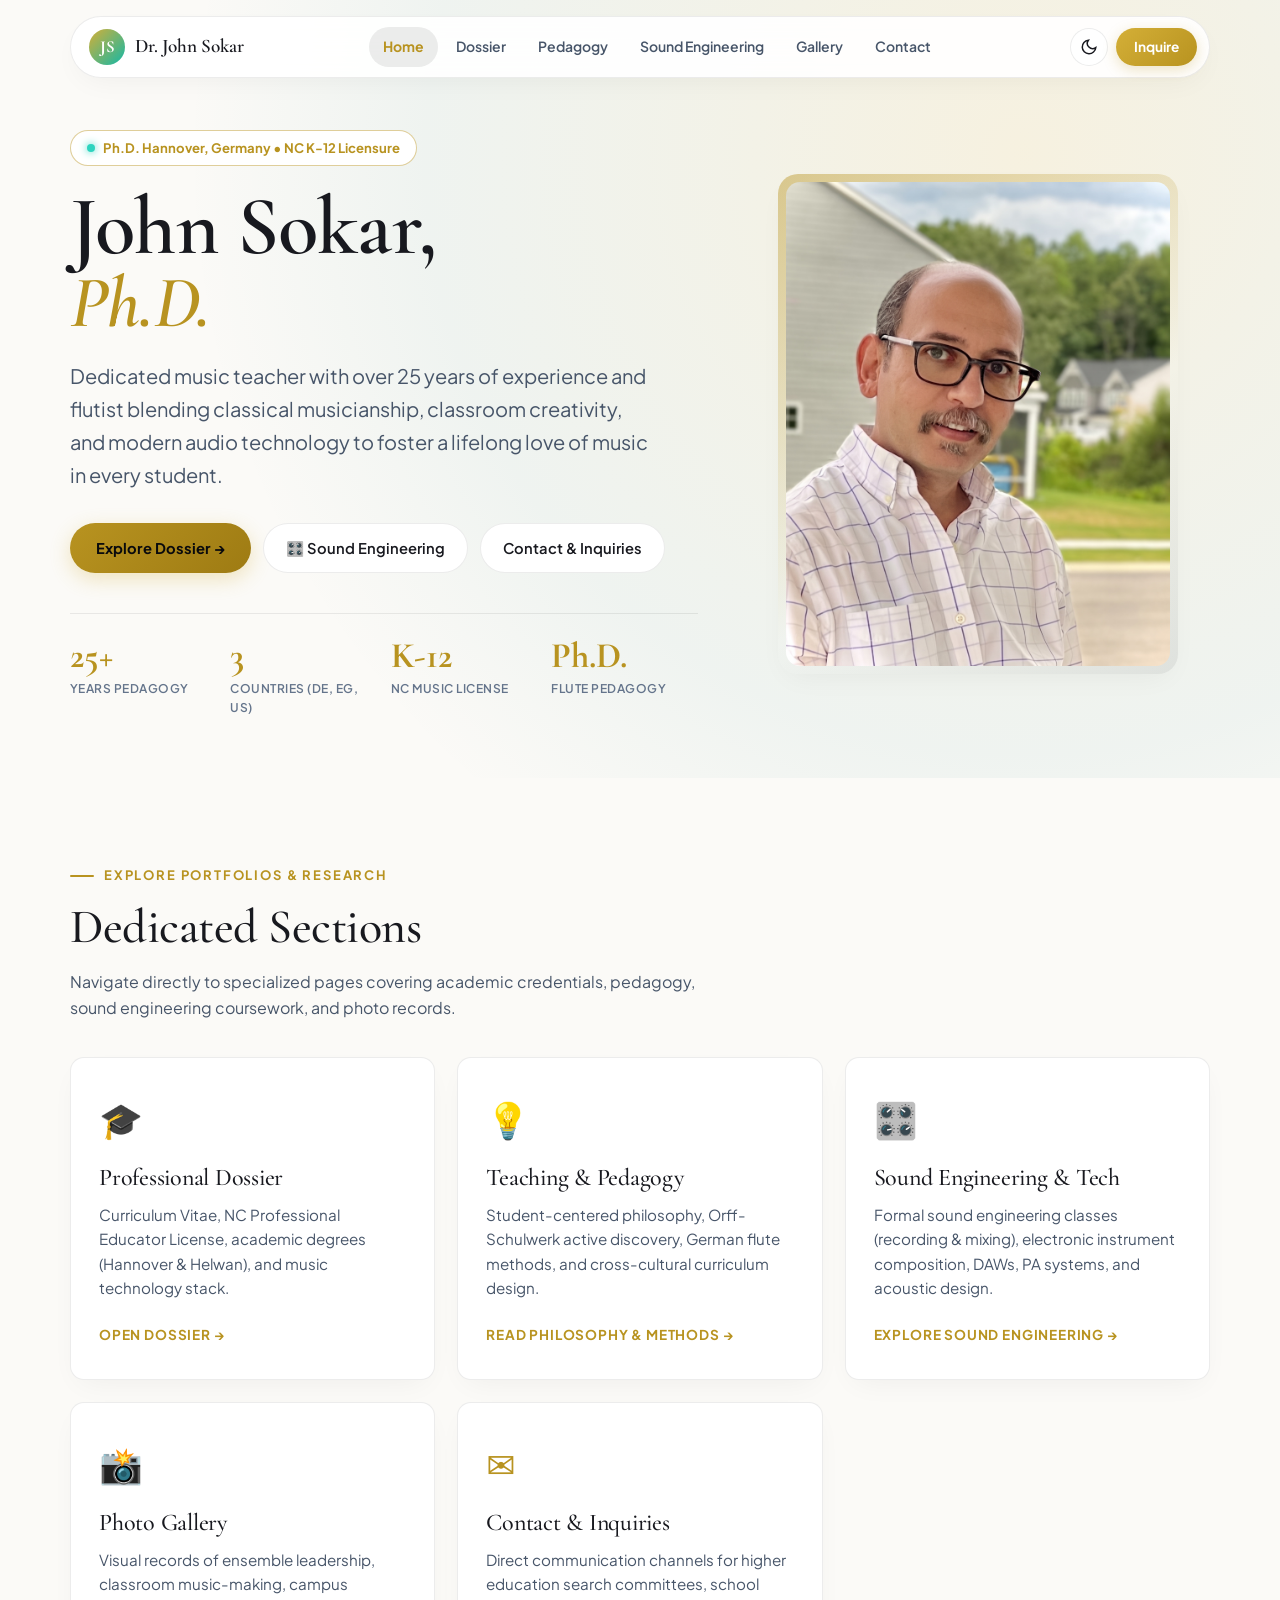
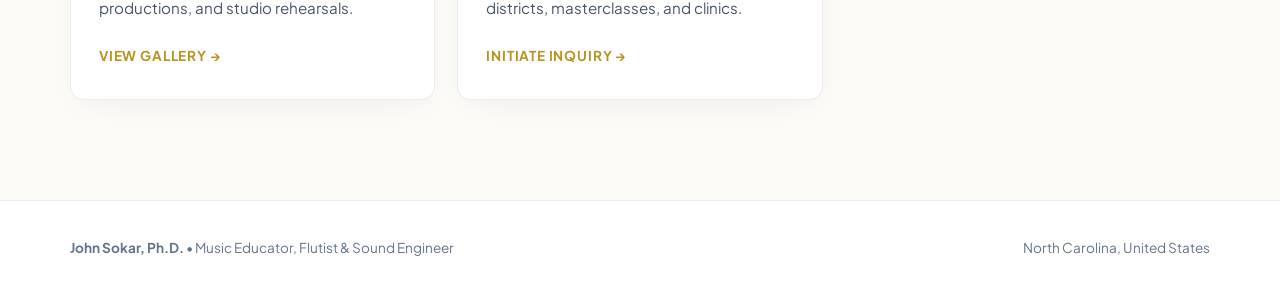
<file: index.html>
<!doctype html>
<html lang="en" data-theme="light">
<head>
  <meta charset="utf-8">
  <meta name="viewport" content="width=device-width, initial-scale=1">
  <meta name="description" content="Dr. John Sokar, Ph.D. - Master Flutist, Music Educator, K-12 Licensed Teacher, Former Assistant Professor, and Sound Engineering Specialist.">
  <link rel="icon" href="data:image/svg+xml,%3Csvg xmlns='http://www.w3.org/2000/svg' viewBox='0 0 64 64'%3E%3Crect width='64' height='64' rx='14' fill='%230b0c10'/%3E%3Ccircle cx='32' cy='32' r='28' fill='none' stroke='%23d4af37' stroke-width='2' stroke-dasharray='4 2'/%3E%3Ctext x='32' y='40' text-anchor='middle' font-family='Georgia,serif' font-size='24' font-weight='700' fill='%23d4af37'%3EJS%3C/text%3E%3C/svg%3E">
  <title>John Sokar, Ph.D. | Music Educator, Flutist & Sound Engineer</title>

  <link rel="preconnect" href="https://fonts.googleapis.com">
  <link rel="preconnect" href="https://fonts.gstatic.com" crossorigin>
  <link href="https://fonts.googleapis.com/css2?family=Cormorant+Garamond:ital,wght@0,400;0,500;0,600;0,700;1,400;1,600&family=Plus+Jakarta+Sans:wght@300;400;500;600;700;800&display=swap" rel="stylesheet">
  <link rel="stylesheet" href="css/shared.css">

  <style>
    .hero-section {
      min-height: 85vh;
      display: flex;
      align-items: center;
      padding: 130px 0 60px;
      background: var(--hero-glow);
    }

    .hero-grid {
      display: grid;
      grid-template-columns: 1.15fr 0.85fr;
      gap: 48px;
      align-items: center;
    }

    .hero-badge {
      display: inline-flex;
      align-items: center;
      gap: 8px;
      padding: 6px 16px;
      border-radius: var(--radius-full);
      background: var(--bg-card);
      border: 1px solid var(--border-focus);
      font-size: 0.82rem;
      font-weight: 700;
      color: var(--accent-gold);
      margin-bottom: 20px;
    }

    .pulse-dot {
      width: 8px;
      height: 8px;
      background: var(--teal-400);
      border-radius: 50%;
      box-shadow: 0 0 8px var(--teal-400);
    }

    .hero-name {
      font-size: clamp(2.8rem, 6.5vw, 5.2rem);
      line-height: 0.98;
      font-weight: 600;
      color: var(--text-primary);
      margin-bottom: 1.25rem;
    }

    .hero-name span {
      display: block;
      color: var(--accent-gold);
      font-style: italic;
      font-size: 0.88em;
    }

    .hero-bio {
      font-size: clamp(1.05rem, 1.7vw, 1.25rem);
      color: var(--text-secondary);
      max-width: 580px;
      line-height: 1.65;
      margin-bottom: 2rem;
    }

    .hero-actions {
      display: flex;
      flex-wrap: wrap;
      gap: 12px;
      margin-bottom: 2.5rem;
    }

    .btn-primary {
      display: inline-flex;
      align-items: center;
      gap: 8px;
      padding: 12px 26px;
      border-radius: var(--radius-full);
      background: linear-gradient(135deg, var(--gold-500), var(--gold-600));
      color: #090a0d;
      font-weight: 700;
      font-size: 0.92rem;
      box-shadow: 0 6px 20px rgba(212, 175, 55, 0.3);
      transition: all var(--transition-fast);
    }

    .btn-primary:hover {
      transform: translateY(-2px);
      box-shadow: 0 10px 26px rgba(212, 175, 55, 0.45);
    }

    .btn-secondary {
      display: inline-flex;
      align-items: center;
      gap: 8px;
      padding: 12px 22px;
      border-radius: var(--radius-full);
      background: var(--bg-card);
      border: 1px solid var(--border-subtle);
      color: var(--text-primary);
      font-weight: 600;
      font-size: 0.92rem;
      transition: all var(--transition-fast);
    }

    .btn-secondary:hover {
      background: var(--bg-card-hover);
      border-color: var(--border-focus);
      transform: translateY(-2px);
    }

    .hero-metrics-grid {
      display: grid;
      grid-template-columns: repeat(4, 1fr);
      gap: 14px;
      padding-top: 1.5rem;
      border-top: 1px solid var(--border-subtle);
    }

    .metric-val {
      font-family: var(--font-serif);
      font-size: clamp(1.8rem, 2.8vw, 2.4rem);
      font-weight: 700;
      color: var(--accent-gold);
      line-height: 1;
    }

    .metric-label {
      font-size: 0.75rem;
      font-weight: 600;
      color: var(--text-muted);
      text-transform: uppercase;
      letter-spacing: 0.04em;
      margin-top: 4px;
      display: block;
    }

    .portrait-frame {
      width: min(400px, 100%);
      aspect-ratio: 4 / 5;
      border-radius: var(--radius-lg);
      padding: 8px;
      background: linear-gradient(145deg, var(--border-focus), transparent 60%, var(--border-subtle));
      box-shadow: var(--card-shadow);
      margin: 0 auto;
    }

    .portrait-inner {
      width: 100%;
      height: 100%;
      border-radius: calc(var(--radius-lg) - 6px);
      overflow: hidden;
    }

    .portrait-inner img {
      width: 100%;
      height: 100%;
      object-fit: cover;
      object-position: center top;
      transition: transform 600ms ease;
    }

    .portal-section {
      padding: 80px 0 100px;
    }

    .portal-grid {
      display: grid;
      grid-template-columns: repeat(auto-fit, minmax(300px, 1fr));
      gap: 22px;
      margin-top: 36px;
    }

    .portal-card {
      background: var(--bg-card);
      border: 1px solid var(--border-subtle);
      border-radius: var(--radius-md);
      padding: 32px 28px;
      display: flex;
      flex-direction: column;
      justify-content: space-between;
      box-shadow: var(--card-shadow);
      transition: all var(--transition-fast);
      position: relative;
      overflow: hidden;
    }

    .portal-card::before {
      content: "";
      position: absolute;
      top: 0;
      left: 0;
      right: 0;
      height: 3px;
      background: linear-gradient(90deg, var(--gold-500), var(--teal-500));
      opacity: 0;
      transition: opacity var(--transition-fast);
    }

    .portal-card:hover {
      transform: translateY(-4px);
      border-color: var(--border-focus);
      box-shadow: var(--card-shadow-hover);
    }

    .portal-card:hover::before {
      opacity: 1;
    }

    .portal-icon {
      font-size: 2.2rem;
      margin-bottom: 16px;
      color: var(--accent-gold);
    }

    .portal-card h3 {
      font-size: 1.5rem;
      color: var(--text-primary);
      margin-bottom: 10px;
    }

    .portal-card p {
      color: var(--text-secondary);
      font-size: 0.95rem;
      line-height: 1.6;
      margin-bottom: 24px;
    }

    .portal-link-text {
      display: inline-flex;
      align-items: center;
      gap: 6px;
      font-size: 0.85rem;
      font-weight: 700;
      color: var(--accent-gold);
      text-transform: uppercase;
      letter-spacing: 0.06em;
    }

    @media (max-width: 900px) {
      .hero-grid {
        grid-template-columns: 1fr;
        text-align: center;
      }
      .hero-bio {
        margin: 0 auto 2rem;
      }
      .hero-actions {
        justify-content: center;
      }
      .hero-metrics-grid {
        grid-template-columns: repeat(2, 1fr);
        gap: 18px;
      }
    }
  </style>
</head>
<body>
  <!-- FIXED NAVIGATION -->
  <header class="site-nav-wrapper">
    <nav class="site-nav" aria-label="Main Navigation">
      <a class="brand-link" href="index.html">
        <div class="brand-avatar">JS</div>
        <span class="brand-name">Dr. John Sokar</span>
      </a>

      <div class="nav-links">
        <a class="nav-link active" href="index.html">Home</a>
        <a class="nav-link" href="dossier.html">Dossier</a>
        <a class="nav-link" href="pedagogy.html">Pedagogy</a>
        <a class="nav-link" href="sound-engineering.html">Sound Engineering</a>
        <a class="nav-link" href="gallery.html">Gallery</a>
        <a class="nav-link" href="contact.html">Contact</a>
      </div>

      <div class="nav-actions">
        <button class="theme-toggle-btn" id="themeToggle" type="button" aria-label="Toggle Theme">
          <svg id="themeIcon" width="18" height="18" viewBox="0 0 24 24" fill="none" stroke="currentColor" stroke-width="2">
            <circle cx="12" cy="12" r="5"></circle>
            <line x1="12" y1="1" x2="12" y2="3"></line>
            <line x1="12" y1="21" x2="12" y2="23"></line>
          </svg>
        </button>
        <button class="mobile-menu-toggle" id="mobileMenuToggle" type="button" aria-label="Toggle Navigation Menu">
          <svg width="20" height="20" viewBox="0 0 24 24" fill="none" stroke="currentColor" stroke-width="2">
            <line x1="3" y1="6" x2="21" y2="6"></line>
            <line x1="3" y1="12" x2="21" y2="12"></line>
            <line x1="3" y1="18" x2="21" y2="18"></line>
          </svg>
        </button>
        <a class="btn-nav-cta" href="contact.html">Inquire</a>
      </div>
    </nav>
  </header>

  <!-- MOBILE NAVIGATION DRAWER -->
  <div class="mobile-nav-drawer" id="mobileNavDrawer">
    <a class="mobile-nav-link active" href="index.html">Home</a>
    <a class="mobile-nav-link" href="dossier.html">Dossier</a>
    <a class="mobile-nav-link" href="pedagogy.html">Pedagogy</a>
    <a class="mobile-nav-link" href="sound-engineering.html">Sound Engineering</a>
    <a class="mobile-nav-link" href="gallery.html">Gallery</a>
    <a class="mobile-nav-link" href="contact.html">Contact</a>
    <a class="mobile-nav-cta" href="contact.html">Inquire / Contact</a>
  </div>

  <!-- HERO SECTION -->
  <section class="hero-section">
    <div class="container">
      <div class="hero-grid">
        <div class="hero-content">
          <div class="hero-badge">
            <span class="pulse-dot"></span>
            <span>Ph.D. Hannover, Germany • NC K-12 Licensure</span>
          </div>

          <h1 class="hero-name">
            John Sokar, <span>Ph.D.</span>
          </h1>

          <p class="hero-bio">
            Dedicated music teacher with over 25 years of experience and flutist blending classical musicianship, classroom creativity, and modern audio technology to foster a lifelong love of music in every student.
          </p>

          <div class="hero-actions">
            <a class="btn-primary" href="dossier.html">
              Explore Dossier →
            </a>
            <a class="btn-secondary" href="sound-engineering.html">
              🎛️ Sound Engineering
            </a>
            <a class="btn-secondary" href="contact.html">
              Contact & Inquiries
            </a>
          </div>

          <div class="hero-metrics-grid">
            <div>
              <span class="metric-val">25+</span>
              <span class="metric-label">Years Pedagogy</span>
            </div>
            <div>
              <span class="metric-val">3</span>
              <span class="metric-label">Countries (DE, EG, US)</span>
            </div>
            <div>
              <span class="metric-val">K-12</span>
              <span class="metric-label">NC Music License</span>
            </div>
            <div>
              <span class="metric-val">Ph.D.</span>
              <span class="metric-label">Flute Pedagogy</span>
            </div>
          </div>
        </div>

        <div class="hero-visual">
          <div class="portrait-frame">
            <div class="portrait-inner">
              <img src="assets/john-sokar-portrait.jpg" alt="Dr. John Sokar, Ph.D." width="600" height="750">
            </div>
          </div>
        </div>
      </div>
    </div>
  </section>

  <!-- PORTAL SECTION (MULTI-PAGE HUBS) -->
  <section class="portal-section">
    <div class="container">
      <div class="section-eyebrow">Explore Portfolios & Research</div>
      <h2 style="font-size:clamp(2rem, 4vw, 3rem); margin-bottom:12px;">Dedicated Sections</h2>
      <p style="color:var(--text-secondary); max-width:640px; margin-bottom:28px;">
        Navigate directly to specialized pages covering academic credentials, pedagogy, sound engineering coursework, and photo records.
      </p>

      <div class="portal-grid">
        <!-- Card 1: Dossier -->
        <a class="portal-card" href="dossier.html">
          <div>
            <div class="portal-icon">🎓</div>
            <h3>Professional Dossier</h3>
            <p>Curriculum Vitae, NC Professional Educator License, academic degrees (Hannover & Helwan), and music technology stack.</p>
          </div>
          <span class="portal-link-text">Open Dossier →</span>
        </a>

        <!-- Card 2: Pedagogy -->
        <a class="portal-card" href="pedagogy.html">
          <div>
            <div class="portal-icon">💡</div>
            <h3>Teaching & Pedagogy</h3>
            <p>Student-centered philosophy, Orff-Schulwerk active discovery, German flute methods, and cross-cultural curriculum design.</p>
          </div>
          <span class="portal-link-text">Read Philosophy & Methods →</span>
        </a>

        <!-- Card 3: Sound Engineering -->
        <a class="portal-card" href="sound-engineering.html">
          <div>
            <div class="portal-icon">🎛️</div>
            <h3>Sound Engineering & Tech</h3>
            <p>Formal sound engineering classes (recording & mixing), electronic instrument composition, DAWs, PA systems, and acoustic design.</p>
          </div>
          <span class="portal-link-text">Explore Sound Engineering →</span>
        </a>

        <!-- Card 4: Gallery -->
        <a class="portal-card" href="gallery.html">
          <div>
            <div class="portal-icon">📸</div>
            <h3>Photo Gallery</h3>
            <p>Visual records of ensemble leadership, classroom music-making, campus productions, and studio rehearsals.</p>
          </div>
          <span class="portal-link-text">View Gallery →</span>
        </a>

        <!-- Card 5: Contact -->
        <a class="portal-card" href="contact.html">
          <div>
            <div class="portal-icon">✉️</div>
            <h3>Contact & Inquiries</h3>
            <p>Direct communication channels for higher education search committees, school districts, masterclasses, and clinics.</p>
          </div>
          <span class="portal-link-text">Initiate Inquiry →</span>
        </a>
      </div>
    </div>
  </section>

  <!-- FOOTER -->
  <footer class="site-footer">
    <div class="container footer-inner">
      <div>
        <b>John Sokar, Ph.D.</b> • Music Educator, Flutist & Sound Engineer
      </div>
      <div>
        North Carolina, United States
      </div>
    </div>
  </footer>

  <script>
    const htmlEl = document.documentElement;
    const themeToggleBtn = document.getElementById("themeToggle");
    const themeIcon = document.getElementById("themeIcon");

    function setTheme(theme) {
      htmlEl.setAttribute("data-theme", theme);
      localStorage.setItem("js_theme", theme);
      if (theme === "light") {
        themeIcon.innerHTML = `<path d="M21 12.79A9 9 0 1 1 11.21 3 7 7 0 0 0 21 12.79z"></path>`;
      } else {
        themeIcon.innerHTML = `<circle cx="12" cy="12" r="5"></circle><line x1="12" y1="1" x2="12" y2="3"></line><line x1="12" y1="21" x2="12" y2="23"></line>`;
      }
    }

    const savedTheme = localStorage.getItem("js_theme") || "light";
    setTheme(savedTheme);

    themeToggleBtn.addEventListener("click", () => {
      const currentTheme = htmlEl.getAttribute("data-theme");
      setTheme(currentTheme === "dark" ? "light" : "dark");
    });

    const mobileMenuToggle = document.getElementById("mobileMenuToggle");
    const mobileNavDrawer = document.getElementById("mobileNavDrawer");
    if (mobileMenuToggle && mobileNavDrawer) {
      mobileMenuToggle.addEventListener("click", (e) => {
        e.stopPropagation();
        mobileNavDrawer.classList.toggle("open");
      });
      document.addEventListener("click", (e) => {
        if (!mobileNavDrawer.contains(e.target) && !mobileMenuToggle.contains(e.target)) {
          mobileNavDrawer.classList.remove("open");
        }
      });
    }
  </script>
</body>
</html>
</file>
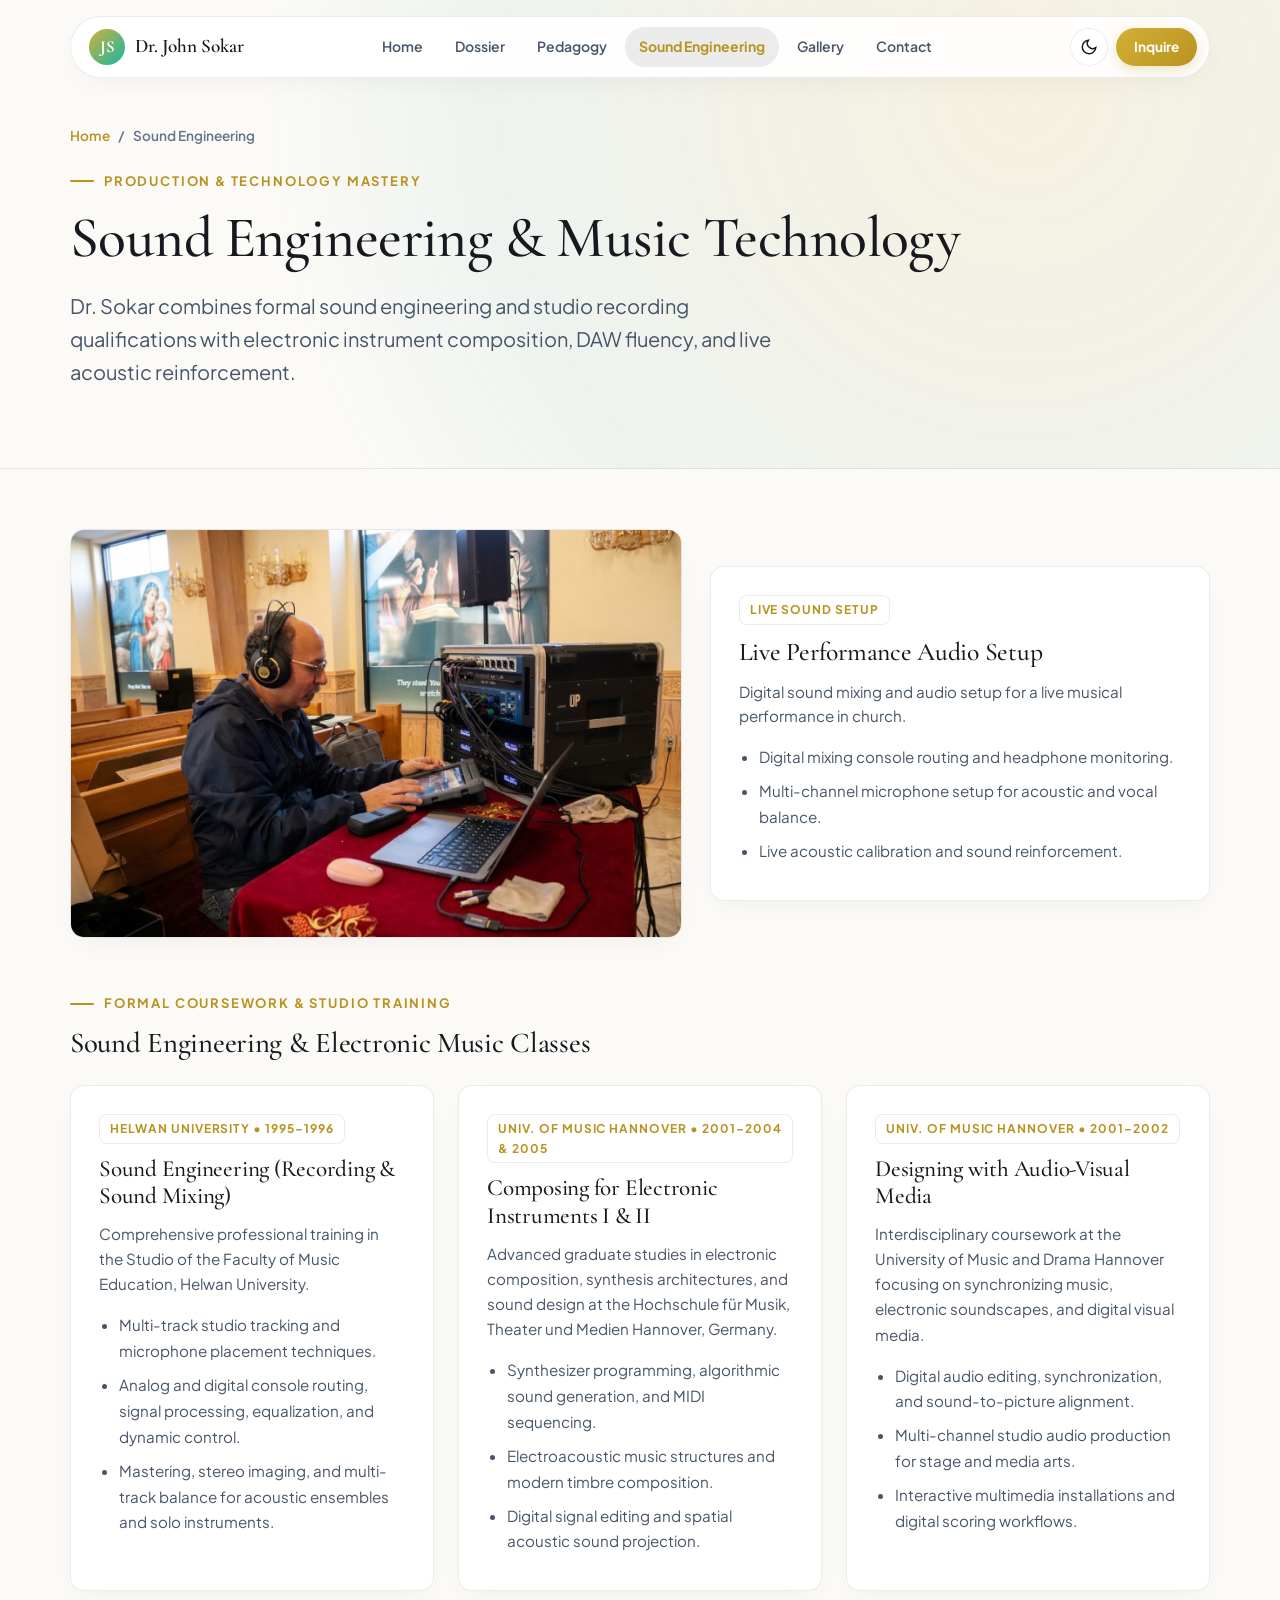
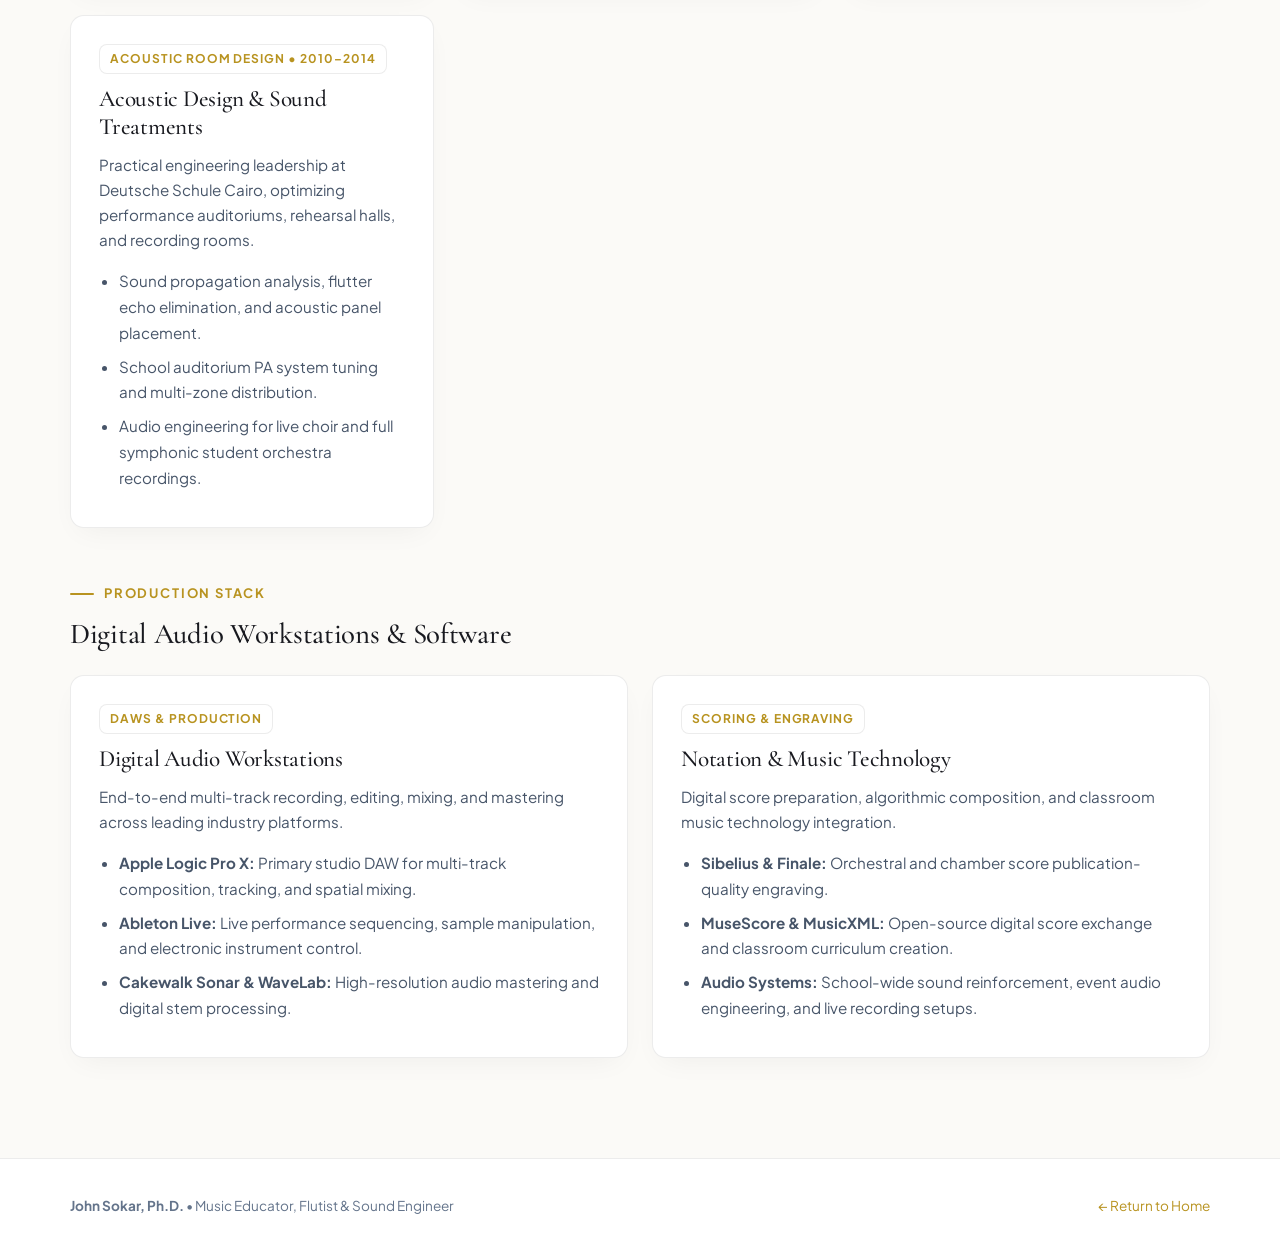
<file: acoustics.html>
<!doctype html>
<html lang="en" data-theme="light">
<head>
  <meta charset="utf-8">
  <meta name="viewport" content="width=device-width, initial-scale=1">
  <meta name="description" content="Sound Engineering, Electronic Music Composition, and Audio Production Credentials of Dr. John Sokar, Ph.D.">
  <title>Sound Engineering & Music Technology | Dr. John Sokar, Ph.D.</title>

  <link rel="preconnect" href="https://fonts.googleapis.com">
  <link rel="preconnect" href="https://fonts.gstatic.com" crossorigin>
  <link href="https://fonts.googleapis.com/css2?family=Cormorant+Garamond:ital,wght@0,400;0,500;0,600;0,700;1,400;1,600&family=Plus+Jakarta+Sans:wght@300;400;500;600;700;800&display=swap" rel="stylesheet">
  <link rel="stylesheet" href="css/shared.css">

  <style>
    .sound-showcase-grid {
      display: grid;
      grid-template-columns: 1.1fr 0.9fr;
      gap: 28px;
      margin-bottom: 48px;
      align-items: center;
    }

    .course-badge {
      display: inline-block;
      font-size: 0.75rem;
      font-weight: 700;
      text-transform: uppercase;
      letter-spacing: 0.08em;
      color: var(--accent-gold);
      background: var(--bg-surface);
      border: 1px solid var(--border-subtle);
      padding: 4px 10px;
      border-radius: var(--radius-sm);
      margin-bottom: 12px;
    }

    @media (max-width: 860px) {
      .sound-showcase-grid {
        grid-template-columns: 1fr;
        gap: 20px;
        margin-bottom: 32px;
      }
    }
  </style>
</head>
<body>
  <!-- FIXED NAVIGATION -->
  <header class="site-nav-wrapper">
    <nav class="site-nav" aria-label="Main Navigation">
      <a class="brand-link" href="index.html">
        <div class="brand-avatar">JS</div>
        <span class="brand-name">Dr. John Sokar</span>
      </a>

      <div class="nav-links">
        <a class="nav-link" href="index.html">Home</a>
        <a class="nav-link" href="dossier.html">Dossier</a>
        <a class="nav-link" href="pedagogy.html">Pedagogy</a>
        <a class="nav-link active" href="sound-engineering.html">Sound Engineering</a>
        <a class="nav-link" href="gallery.html">Gallery</a>
        <a class="nav-link" href="contact.html">Contact</a>
      </div>

      <div class="nav-actions">
        <button class="theme-toggle-btn" id="themeToggle" type="button" aria-label="Toggle Theme">
          <svg id="themeIcon" width="18" height="18" viewBox="0 0 24 24" fill="none" stroke="currentColor" stroke-width="2">
            <circle cx="12" cy="12" r="5"></circle>
            <line x1="12" y1="1" x2="12" y2="3"></line>
            <line x1="12" y1="21" x2="12" y2="23"></line>
          </svg>
        </button>
        <button class="mobile-menu-toggle" id="mobileMenuToggle" type="button" aria-label="Toggle Navigation Menu">
          <svg width="20" height="20" viewBox="0 0 24 24" fill="none" stroke="currentColor" stroke-width="2">
            <line x1="3" y1="6" x2="21" y2="6"></line>
            <line x1="3" y1="12" x2="21" y2="12"></line>
            <line x1="3" y1="18" x2="21" y2="18"></line>
          </svg>
        </button>
        <a class="btn-nav-cta" href="contact.html">Inquire</a>
      </div>
    </nav>
  </header>

  <!-- MOBILE NAVIGATION DRAWER -->
  <div class="mobile-nav-drawer" id="mobileNavDrawer">
    <a class="mobile-nav-link" href="index.html">Home</a>
    <a class="mobile-nav-link" href="dossier.html">Dossier</a>
    <a class="mobile-nav-link" href="pedagogy.html">Pedagogy</a>
    <a class="mobile-nav-link active" href="sound-engineering.html">Sound Engineering</a>
    <a class="mobile-nav-link" href="gallery.html">Gallery</a>
    <a class="mobile-nav-link" href="contact.html">Contact</a>
    <a class="mobile-nav-cta" href="contact.html">Inquire / Contact</a>
  </div>

  <!-- PAGE HEADER -->
  <section class="page-header-section">
    <div class="container">
      <div class="breadcrumb">
        <a href="index.html">Home</a> <span>/</span> <span>Sound Engineering</span>
      </div>
      <div class="section-eyebrow">Production & Technology Mastery</div>
      <h1 class="page-title">Sound Engineering & Music Technology</h1>
      <p class="page-subtitle">
        Dr. Sokar combines formal sound engineering and studio recording qualifications with electronic instrument composition, DAW fluency, and live acoustic reinforcement.
      </p>
    </div>
  </section>

  <!-- MAIN CONTENT -->
  <main class="page-content-section">
    <div class="container">
      <!-- Live Production Showcase -->
      <div class="sound-showcase-grid">
        <div style="border-radius: var(--radius-md); overflow: hidden; border: 1px solid var(--border-subtle); box-shadow: var(--card-shadow); max-height: 420px;">
          <img src="assets/gallery/img_4798_2.jpg" alt="Dr. John Sokar Live Sound Engineering" style="width:100%; height:100%; object-fit:cover; display:block;">
        </div>
        <div class="clean-card" style="margin-bottom:0;">
          <span class="course-badge">Live Sound Setup</span>
          <h2 style="font-size:1.6rem; margin-bottom:12px;">Live Performance Audio Setup</h2>
          <p style="color:var(--text-secondary); line-height:1.6; margin-bottom:16px;">
            Digital sound mixing and audio setup for a live musical performance in church.
          </p>
          <ul>
            <li>Digital mixing console routing and headphone monitoring.</li>
            <li>Multi-channel microphone setup for acoustic and vocal balance.</li>
            <li>Live acoustic calibration and sound reinforcement.</li>
          </ul>
        </div>
      </div>

      <!-- Section 1: Formal Sound Engineering Courses -->
      <div class="section-eyebrow" style="margin-bottom:12px;">Formal Coursework & Studio Training</div>
      <h2 style="font-size:1.8rem; margin-bottom:24px;">Sound Engineering & Electronic Music Classes</h2>

      <div class="card-grid" style="margin-bottom:48px;">
        <!-- Course 1 -->
        <article class="clean-card">
          <span class="course-badge">Helwan University • 1995–1996</span>
          <h3>Sound Engineering (Recording & Sound Mixing)</h3>
          <p>
            Comprehensive professional training in the Studio of the Faculty of Music Education, Helwan University.
          </p>
          <ul>
            <li>Multi-track studio tracking and microphone placement techniques.</li>
            <li>Analog and digital console routing, signal processing, equalization, and dynamic control.</li>
            <li>Mastering, stereo imaging, and multi-track balance for acoustic ensembles and solo instruments.</li>
          </ul>
        </article>

        <!-- Course 2 -->
        <article class="clean-card">
          <span class="course-badge">Univ. of Music Hannover • 2001–2004 & 2005</span>
          <h3>Composing for Electronic Instruments I & II</h3>
          <p>
            Advanced graduate studies in electronic composition, synthesis architectures, and sound design at the Hochschule für Musik, Theater und Medien Hannover, Germany.
          </p>
          <ul>
            <li>Synthesizer programming, algorithmic sound generation, and MIDI sequencing.</li>
            <li>Electroacoustic music structures and modern timbre composition.</li>
            <li>Digital signal editing and spatial acoustic sound projection.</li>
          </ul>
        </article>

        <!-- Course 3 -->
        <article class="clean-card">
          <span class="course-badge">Univ. of Music Hannover • 2001–2002</span>
          <h3>Designing with Audio-Visual Media</h3>
          <p>
            Interdisciplinary coursework at the University of Music and Drama Hannover focusing on synchronizing music, electronic soundscapes, and digital visual media.
          </p>
          <ul>
            <li>Digital audio editing, synchronization, and sound-to-picture alignment.</li>
            <li>Multi-channel studio audio production for stage and media arts.</li>
            <li>Interactive multimedia installations and digital scoring workflows.</li>
          </ul>
        </article>

        <!-- Course 4 -->
        <article class="clean-card">
          <span class="course-badge">Acoustic Room Design • 2010–2014</span>
          <h3>Acoustic Design & Sound Treatments</h3>
          <p>
            Practical engineering leadership at Deutsche Schule Cairo, optimizing performance auditoriums, rehearsal halls, and recording rooms.
          </p>
          <ul>
            <li>Sound propagation analysis, flutter echo elimination, and acoustic panel placement.</li>
            <li>School auditorium PA system tuning and multi-zone distribution.</li>
            <li>Audio engineering for live choir and full symphonic student orchestra recordings.</li>
          </ul>
        </article>
      </div>

      <!-- Section 2: Production Tooling & DAW Stack -->
      <div class="section-eyebrow" style="margin-bottom:12px;">Production Stack</div>
      <h2 style="font-size:1.8rem; margin-bottom:24px;">Digital Audio Workstations & Software</h2>

      <div class="card-grid">
        <article class="clean-card">
          <span class="course-badge">DAWs & Production</span>
          <h3>Digital Audio Workstations</h3>
          <p>End-to-end multi-track recording, editing, mixing, and mastering across leading industry platforms.</p>
          <ul>
            <li><strong>Apple Logic Pro X:</strong> Primary studio DAW for multi-track composition, tracking, and spatial mixing.</li>
            <li><strong>Ableton Live:</strong> Live performance sequencing, sample manipulation, and electronic instrument control.</li>
            <li><strong>Cakewalk Sonar & WaveLab:</strong> High-resolution audio mastering and digital stem processing.</li>
          </ul>
        </article>

        <article class="clean-card">
          <span class="course-badge">Scoring & Engraving</span>
          <h3>Notation & Music Technology</h3>
          <p>Digital score preparation, algorithmic composition, and classroom music technology integration.</p>
          <ul>
            <li><strong>Sibelius & Finale:</strong> Orchestral and chamber score publication-quality engraving.</li>
            <li><strong>MuseScore & MusicXML:</strong> Open-source digital score exchange and classroom curriculum creation.</li>
            <li><strong>Audio Systems:</strong> School-wide sound reinforcement, event audio engineering, and live recording setups.</li>
          </ul>
        </article>
      </div>
    </div>
  </main>

  <!-- FOOTER -->
  <footer class="site-footer">
    <div class="container footer-inner">
      <div>
        <b>John Sokar, Ph.D.</b> • Music Educator, Flutist & Sound Engineer
      </div>
      <div>
        <a href="index.html" style="color:var(--accent-gold);">← Return to Home</a>
      </div>
    </div>
  </footer>

  <script>
    const htmlEl = document.documentElement;
    const themeToggleBtn = document.getElementById("themeToggle");
    const themeIcon = document.getElementById("themeIcon");

    function setTheme(theme) {
      htmlEl.setAttribute("data-theme", theme);
      localStorage.setItem("js_theme", theme);
      if (theme === "light") {
        themeIcon.innerHTML = `<path d="M21 12.79A9 9 0 1 1 11.21 3 7 7 0 0 0 21 12.79z"></path>`;
      } else {
        themeIcon.innerHTML = `<circle cx="12" cy="12" r="5"></circle><line x1="12" y1="1" x2="12" y2="3"></line><line x1="12" y1="21" x2="12" y2="23"></line>`;
      }
    }

    const savedTheme = localStorage.getItem("js_theme") || "light";
    setTheme(savedTheme);

    themeToggleBtn.addEventListener("click", () => {
      const currentTheme = htmlEl.getAttribute("data-theme");
      setTheme(currentTheme === "dark" ? "light" : "dark");
    });

    const mobileMenuToggle = document.getElementById("mobileMenuToggle");
    const mobileNavDrawer = document.getElementById("mobileNavDrawer");
    if (mobileMenuToggle && mobileNavDrawer) {
      mobileMenuToggle.addEventListener("click", (e) => {
        e.stopPropagation();
        mobileNavDrawer.classList.toggle("open");
      });
      document.addEventListener("click", (e) => {
        if (!mobileNavDrawer.contains(e.target) && !mobileMenuToggle.contains(e.target)) {
          mobileNavDrawer.classList.remove("open");
        }
      });
    }
  </script>
</body>
</html>
</file>
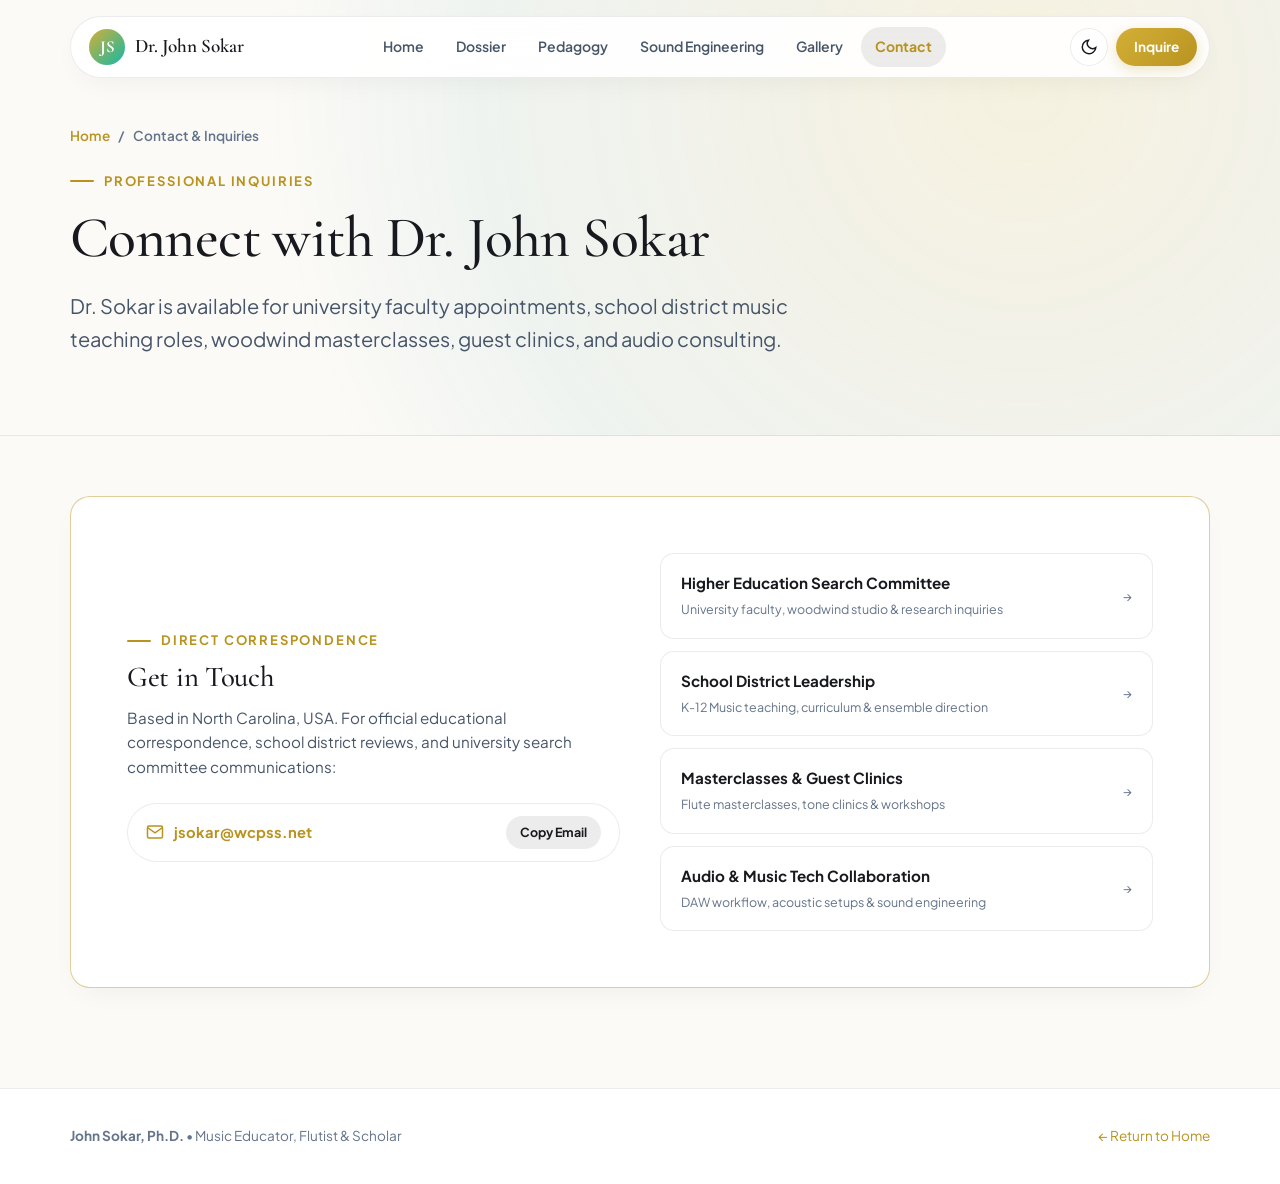
<file: contact.html>
<!doctype html>
<html lang="en" data-theme="light">
<head>
  <meta charset="utf-8">
  <meta name="viewport" content="width=device-width, initial-scale=1">
  <meta name="description" content="Contact Dr. John Sokar, Ph.D. - University faculty inquiries, school district music teaching, masterclasses, and clinics.">
  <title>Contact & Inquiries | Dr. John Sokar, Ph.D.</title>

  <link rel="preconnect" href="https://fonts.googleapis.com">
  <link rel="preconnect" href="https://fonts.gstatic.com" crossorigin>
  <link href="https://fonts.googleapis.com/css2?family=Cormorant+Garamond:ital,wght@0,400;0,500;0,600;0,700;1,400;1,600&family=Plus+Jakarta+Sans:wght@300;400;500;600;700;800&display=swap" rel="stylesheet">
  <link rel="stylesheet" href="css/shared.css">

  <style>
    .contact-box {
      background: var(--bg-card);
      border: 1px solid var(--border-focus);
      border-radius: var(--radius-lg);
      padding: clamp(32px, 5vw, 56px);
      box-shadow: var(--card-shadow);
      display: grid;
      grid-template-columns: 1fr 1fr;
      gap: 40px;
      align-items: center;
    }

    .inquiry-triggers {
      display: grid;
      gap: 12px;
    }

    .inquiry-btn {
      padding: 16px 20px;
      border-radius: var(--radius-md);
      background: var(--bg-surface);
      border: 1px solid var(--border-subtle);
      display: flex;
      align-items: center;
      justify-content: space-between;
      transition: all var(--transition-fast);
      text-align: left;
    }

    .inquiry-btn:hover {
      border-color: var(--accent-gold);
      transform: translateX(4px);
      background: var(--bg-card-hover);
    }

    .inquiry-btn b {
      display: block;
      font-size: 0.95rem;
      color: var(--text-primary);
    }

    .inquiry-btn span {
      font-size: 0.78rem;
      color: var(--text-muted);
    }

    .email-copy-bar {
      margin-top: 24px;
      display: flex;
      align-items: center;
      gap: 10px;
      padding: 12px 18px;
      border-radius: var(--radius-full);
      background: var(--bg-surface);
      border: 1px solid var(--border-subtle);
    }

    .email-text {
      font-weight: 700;
      font-size: 0.92rem;
      color: var(--accent-gold);
      flex: 1;
    }

    .btn-copy {
      padding: 6px 14px;
      border-radius: var(--radius-full);
      background: var(--border-subtle);
      font-size: 0.78rem;
      font-weight: 700;
      color: var(--text-primary);
      transition: all var(--transition-fast);
    }

    .btn-copy:hover {
      background: var(--accent-gold);
      color: #090a0d;
    }

    @media (max-width: 860px) {
      .contact-box {
        grid-template-columns: 1fr;
      }
    }
  </style>
</head>
<body>
  <!-- FIXED NAVIGATION -->
  <header class="site-nav-wrapper">
    <nav class="site-nav" aria-label="Main Navigation">
      <a class="brand-link" href="index.html">
        <div class="brand-avatar">JS</div>
        <span class="brand-name">Dr. John Sokar</span>
      </a>

      <div class="nav-links">
        <a class="nav-link" href="index.html">Home</a>
        <a class="nav-link" href="dossier.html">Dossier</a>
        <a class="nav-link" href="pedagogy.html">Pedagogy</a>
        <a class="nav-link" href="sound-engineering.html">Sound Engineering</a>
        <a class="nav-link" href="gallery.html">Gallery</a>
        <a class="nav-link active" href="contact.html">Contact</a>
      </div>

      <div class="nav-actions">
        <button class="theme-toggle-btn" id="themeToggle" type="button" aria-label="Toggle Theme">
          <svg id="themeIcon" width="18" height="18" viewBox="0 0 24 24" fill="none" stroke="currentColor" stroke-width="2">
            <circle cx="12" cy="12" r="5"></circle>
            <line x1="12" y1="1" x2="12" y2="3"></line>
            <line x1="12" y1="21" x2="12" y2="23"></line>
          </svg>
        </button>
        <button class="mobile-menu-toggle" id="mobileMenuToggle" type="button" aria-label="Toggle Navigation Menu">
          <svg width="20" height="20" viewBox="0 0 24 24" fill="none" stroke="currentColor" stroke-width="2">
            <line x1="3" y1="6" x2="21" y2="6"></line>
            <line x1="3" y1="12" x2="21" y2="12"></line>
            <line x1="3" y1="18" x2="21" y2="18"></line>
          </svg>
        </button>
        <a class="btn-nav-cta" href="contact.html">Inquire</a>
      </div>
    </nav>
  </header>

  <!-- MOBILE NAVIGATION DRAWER -->
  <div class="mobile-nav-drawer" id="mobileNavDrawer">
    <a class="mobile-nav-link" href="index.html">Home</a>
    <a class="mobile-nav-link" href="dossier.html">Dossier</a>
    <a class="mobile-nav-link" href="pedagogy.html">Pedagogy</a>
    <a class="mobile-nav-link" href="sound-engineering.html">Sound Engineering</a>
    <a class="mobile-nav-link" href="gallery.html">Gallery</a>
    <a class="mobile-nav-link active" href="contact.html">Contact</a>
    <a class="mobile-nav-cta" href="contact.html">Inquire / Contact</a>
  </div>

  <!-- PAGE HEADER -->
  <section class="page-header-section">
    <div class="container">
      <div class="breadcrumb">
        <a href="index.html">Home</a> <span>/</span> <span>Contact & Inquiries</span>
      </div>
      <div class="section-eyebrow">Professional Inquiries</div>
      <h1 class="page-title">Connect with Dr. John Sokar</h1>
      <p class="page-subtitle">
        Dr. Sokar is available for university faculty appointments, school district music teaching roles, woodwind masterclasses, guest clinics, and audio consulting.
      </p>
    </div>
  </section>

  <!-- MAIN CONTENT -->
  <main class="page-content-section">
    <div class="container">
      <div class="contact-box">
        <div>
          <div class="section-eyebrow" style="margin-bottom:8px;">Direct Correspondence</div>
          <h2 style="font-size:1.8rem; margin-bottom:12px;">Get in Touch</h2>
          <p style="color:var(--text-secondary); font-size:0.95rem; line-height:1.6; margin-bottom:20px;">
            Based in North Carolina, USA. For official educational correspondence, school district reviews, and university search committee communications:
          </p>

          <div class="email-copy-bar">
            <svg width="18" height="18" viewBox="0 0 24 24" fill="none" stroke="var(--accent-gold)" stroke-width="2"><path d="M4 4h16c1.1 0 2 .9 2 2v12c0 1.1-.9 2-2 2H4c-1.1 0-2-.9-2-2V6c0-1.1.9-2 2-2z"/><polyline points="22,6 12,13 2,6"/></svg>
            <span class="email-text" id="emailVal">jsokar@wcpss.net</span>
            <button class="btn-copy" type="button" id="copyEmailBtn">Copy Email</button>
          </div>
        </div>

        <div class="inquiry-triggers">
          <a class="inquiry-btn" href="mailto:jsokar@wcpss.net?subject=Higher%20Education%20Academic%20Inquiry">
            <div>
              <b>Higher Education Search Committee</b>
              <span>University faculty, woodwind studio & research inquiries</span>
            </div>
            <span>→</span>
          </a>

          <a class="inquiry-btn" href="mailto:jsokar@wcpss.net?subject=K-12%20School%20District%20Inquiry">
            <div>
              <b>School District Leadership</b>
              <span>K-12 Music teaching, curriculum & ensemble direction</span>
            </div>
            <span>→</span>
          </a>

          <a class="inquiry-btn" href="mailto:jsokar@wcpss.net?subject=Flute%20Masterclass%20or%20Clinic">
            <div>
              <b>Masterclasses & Guest Clinics</b>
              <span>Flute masterclasses, tone clinics & workshops</span>
            </div>
            <span>→</span>
          </a>

          <a class="inquiry-btn" href="mailto:jsokar@wcpss.net?subject=Music%20Technology%20Consulting">
            <div>
              <b>Audio & Music Tech Collaboration</b>
              <span>DAW workflow, acoustic setups & sound engineering</span>
            </div>
            <span>→</span>
          </a>
        </div>
      </div>
    </div>
  </main>

  <!-- FOOTER -->
  <footer class="site-footer">
    <div class="container footer-inner">
      <div>
        <b>John Sokar, Ph.D.</b> • Music Educator, Flutist & Scholar
      </div>
      <div>
        <a href="index.html" style="color:var(--accent-gold);">← Return to Home</a>
      </div>
    </div>
  </footer>

  <script>
    const htmlEl = document.documentElement;
    const themeToggleBtn = document.getElementById("themeToggle");
    const themeIcon = document.getElementById("themeIcon");

    function setTheme(theme) {
      htmlEl.setAttribute("data-theme", theme);
      localStorage.setItem("js_theme", theme);
      if (theme === "light") {
        themeIcon.innerHTML = `<path d="M21 12.79A9 9 0 1 1 11.21 3 7 7 0 0 0 21 12.79z"></path>`;
      } else {
        themeIcon.innerHTML = `<circle cx="12" cy="12" r="5"></circle><line x1="12" y1="1" x2="12" y2="3"></line><line x1="12" y1="21" x2="12" y2="23"></line>`;
      }
    }

    const savedTheme = localStorage.getItem("js_theme") || "light";
    setTheme(savedTheme);

    themeToggleBtn.addEventListener("click", () => {
      const currentTheme = htmlEl.getAttribute("data-theme");
      setTheme(currentTheme === "dark" ? "light" : "dark");
    });

    const mobileMenuToggle = document.getElementById("mobileMenuToggle");
    const mobileNavDrawer = document.getElementById("mobileNavDrawer");
    if (mobileMenuToggle && mobileNavDrawer) {
      mobileMenuToggle.addEventListener("click", (e) => {
        e.stopPropagation();
        mobileNavDrawer.classList.toggle("open");
      });
      document.addEventListener("click", (e) => {
        if (!mobileNavDrawer.contains(e.target) && !mobileMenuToggle.contains(e.target)) {
          mobileNavDrawer.classList.remove("open");
        }
      });
    }

    const copyEmailBtn = document.getElementById("copyEmailBtn");
    const emailVal = document.getElementById("emailVal").textContent;

    copyEmailBtn.addEventListener("click", async () => {
      try {
        await navigator.clipboard.writeText(emailVal);
        copyEmailBtn.textContent = "Copied!";
        setTimeout(() => {
          copyEmailBtn.textContent = "Copy Email";
        }, 2200);
      } catch (err) {
        copyEmailBtn.textContent = "Copied!";
      }
    });
  </script>
</body>
</html>
</file>
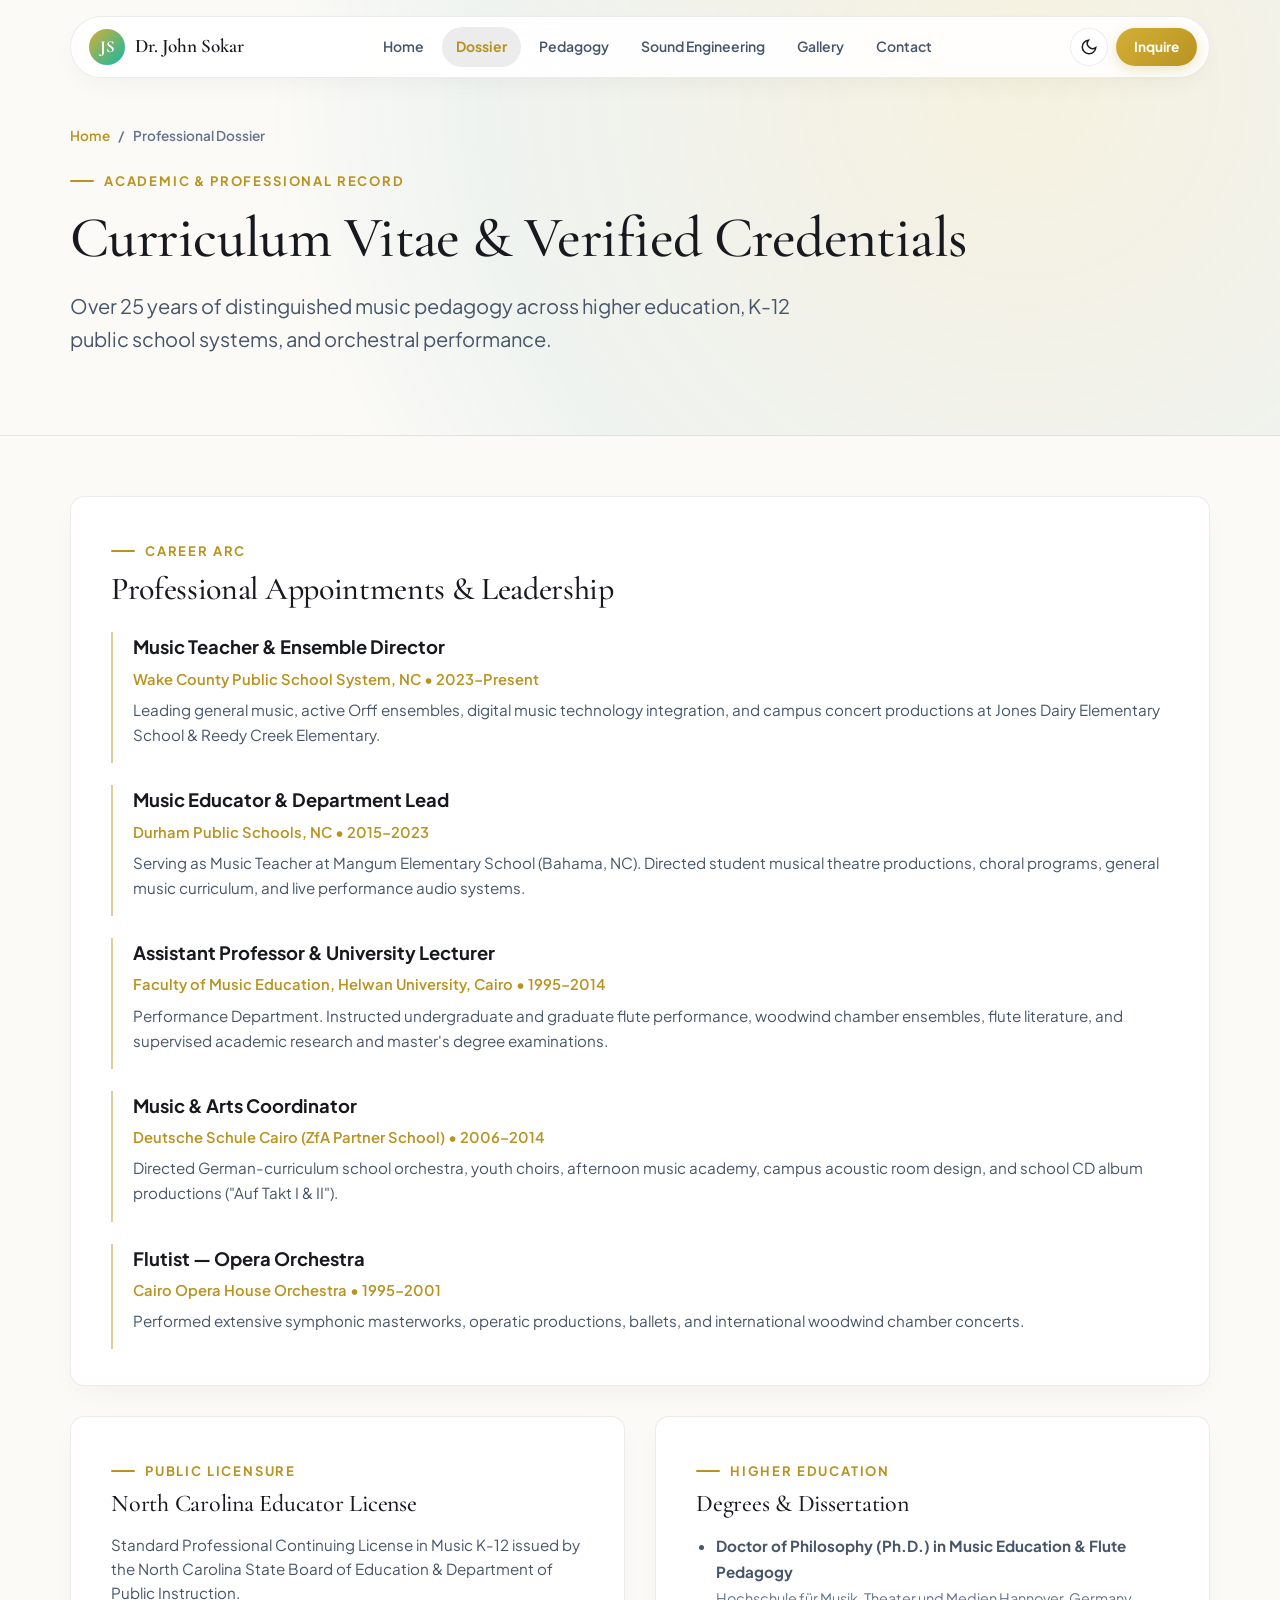
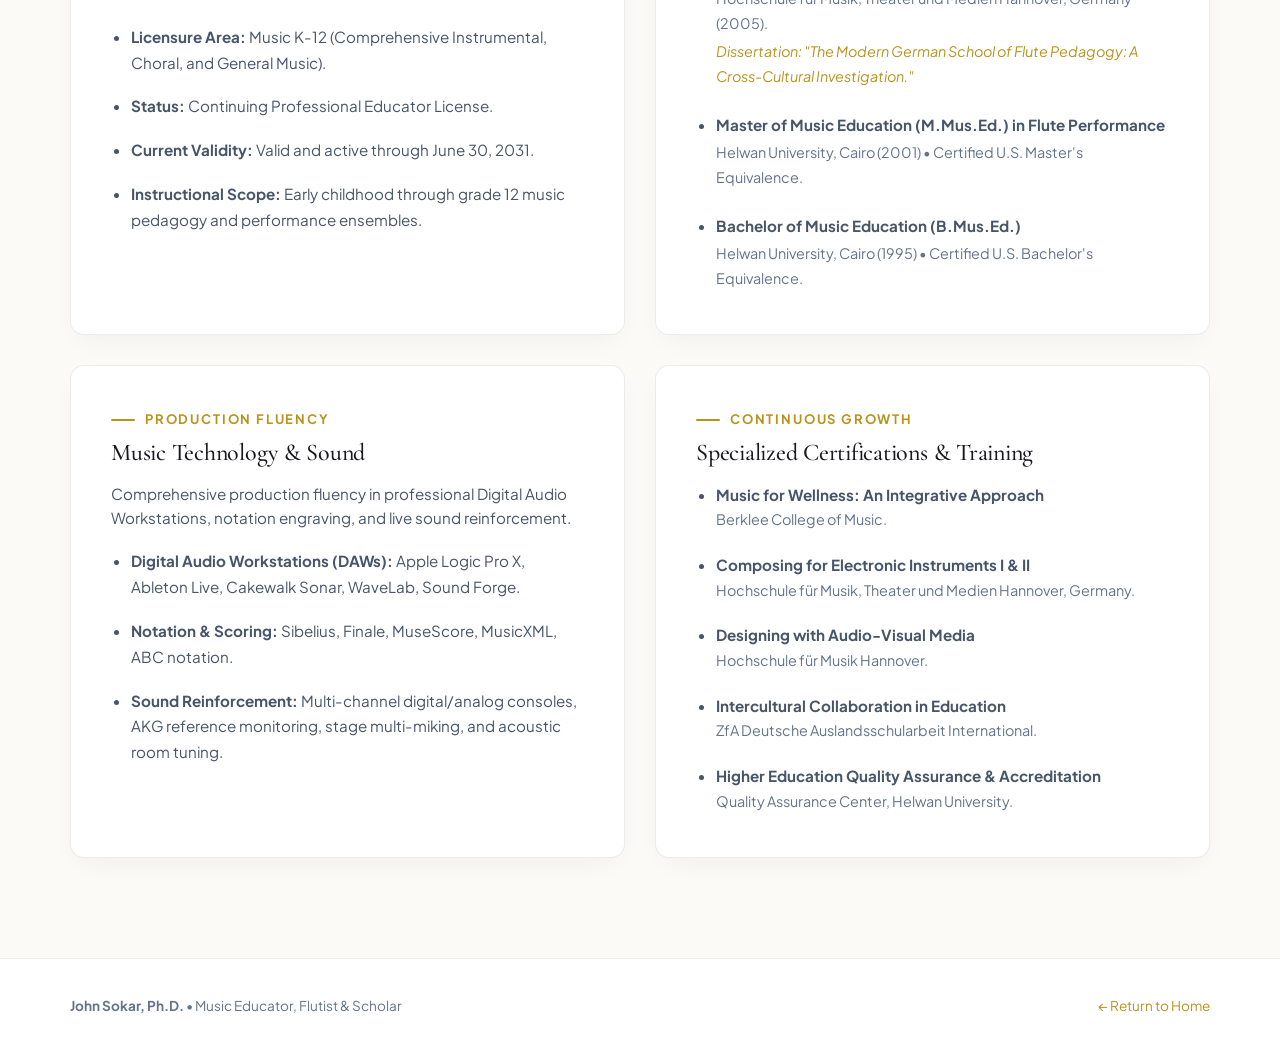
<file: dossier.html>
<!doctype html>
<html lang="en" data-theme="light">
<head>
  <meta charset="utf-8">
  <meta name="viewport" content="width=device-width, initial-scale=1">
  <meta name="description" content="Professional Dossier of Dr. John Sokar, Ph.D. - Curriculum Vitae, NC Teaching License, Higher Education Appointments, and Degrees.">
  <title>Professional Dossier | Dr. John Sokar, Ph.D.</title>

  <link rel="preconnect" href="https://fonts.googleapis.com">
  <link rel="preconnect" href="https://fonts.gstatic.com" crossorigin>
  <link href="https://fonts.googleapis.com/css2?family=Cormorant+Garamond:ital,wght@0,400;0,500;0,600;0,700;1,400;1,600&family=Plus+Jakarta+Sans:wght@300;400;500;600;700;800&display=swap" rel="stylesheet">
  <link rel="stylesheet" href="css/shared.css">

  <style>
    .dossier-grid {
      display: grid;
      grid-template-columns: repeat(2, 1fr);
      gap: 30px;
    }

    .dossier-card-wide {
      grid-column: 1 / -1;
    }

    .clean-card {
      padding: 36px 40px;
    }

    .timeline-list {
      list-style: none;
      padding: 0;
      margin: 0;
      display: flex;
      flex-direction: column;
      gap: 22px;
    }

    .timeline-item {
      position: relative;
      padding-left: 20px;
      border-left: 2px solid var(--border-focus);
    }

    .timeline-role {
      font-size: 1.15rem;
      font-weight: 700;
      color: var(--text-primary);
      margin-bottom: 4px;
    }

    .timeline-org {
      font-size: 0.92rem;
      font-weight: 600;
      color: var(--accent-gold);
      margin-bottom: 6px;
    }

    .timeline-desc {
      font-size: 0.95rem;
      color: var(--text-secondary);
      line-height: 1.6;
      margin: 0;
    }

    @media (max-width: 960px) {
      .dossier-grid {
        grid-template-columns: 1fr;
      }
      .clean-card {
        padding: 28px 24px;
      }
    }
  </style>
</head>
<body>
  <!-- FIXED NAVIGATION -->
  <header class="site-nav-wrapper">
    <nav class="site-nav" aria-label="Main Navigation">
      <a class="brand-link" href="index.html">
        <div class="brand-avatar">JS</div>
        <span class="brand-name">Dr. John Sokar</span>
      </a>

      <div class="nav-links">
        <a class="nav-link" href="index.html">Home</a>
        <a class="nav-link active" href="dossier.html">Dossier</a>
        <a class="nav-link" href="pedagogy.html">Pedagogy</a>
        <a class="nav-link" href="sound-engineering.html">Sound Engineering</a>
        <a class="nav-link" href="gallery.html">Gallery</a>
        <a class="nav-link" href="contact.html">Contact</a>
      </div>

      <div class="nav-actions">
        <button class="theme-toggle-btn" id="themeToggle" type="button" aria-label="Toggle Theme">
          <svg id="themeIcon" width="18" height="18" viewBox="0 0 24 24" fill="none" stroke="currentColor" stroke-width="2">
            <circle cx="12" cy="12" r="5"></circle>
            <line x1="12" y1="1" x2="12" y2="3"></line>
            <line x1="12" y1="21" x2="12" y2="23"></line>
          </svg>
        </button>
        <button class="mobile-menu-toggle" id="mobileMenuToggle" type="button" aria-label="Toggle Navigation Menu">
          <svg width="20" height="20" viewBox="0 0 24 24" fill="none" stroke="currentColor" stroke-width="2">
            <line x1="3" y1="6" x2="21" y2="6"></line>
            <line x1="3" y1="12" x2="21" y2="12"></line>
            <line x1="3" y1="18" x2="21" y2="18"></line>
          </svg>
        </button>
        <a class="btn-nav-cta" href="contact.html">Inquire</a>
      </div>
    </nav>
  </header>

  <!-- MOBILE NAVIGATION DRAWER -->
  <div class="mobile-nav-drawer" id="mobileNavDrawer">
    <a class="mobile-nav-link" href="index.html">Home</a>
    <a class="mobile-nav-link active" href="dossier.html">Dossier</a>
    <a class="mobile-nav-link" href="pedagogy.html">Pedagogy</a>
    <a class="mobile-nav-link" href="sound-engineering.html">Sound Engineering</a>
    <a class="mobile-nav-link" href="gallery.html">Gallery</a>
    <a class="mobile-nav-link" href="contact.html">Contact</a>
    <a class="mobile-nav-cta" href="contact.html">Inquire / Contact</a>
  </div>

  <!-- PAGE HEADER -->
  <section class="page-header-section">
    <div class="container">
      <div class="breadcrumb">
        <a href="index.html">Home</a> <span>/</span> <span>Professional Dossier</span>
      </div>
      <div class="section-eyebrow">Academic & Professional Record</div>
      <h1 class="page-title">Curriculum Vitae & Verified Credentials</h1>
      <p class="page-subtitle">
        Over 25 years of distinguished music pedagogy across higher education, K-12 public school systems, and orchestral performance.
      </p>
    </div>
  </section>

  <!-- MAIN CONTENT -->
  <main class="page-content-section">
    <div class="container">
      <div class="dossier-grid">
        <!-- Card 1: Academic & Professional Appointments (Full Width) -->
        <article class="clean-card dossier-card-wide">
          <div class="section-eyebrow" style="margin-bottom:8px;">Career Arc</div>
          <h2 style="font-size:2rem; margin-bottom:24px;">Professional Appointments & Leadership</h2>
          
          <div class="timeline-list">
            <div class="timeline-item">
              <div class="timeline-role">Music Teacher & Ensemble Director</div>
              <div class="timeline-org">Wake County Public School System, NC • 2023–Present</div>
              <p class="timeline-desc">
                Leading general music, active Orff ensembles, digital music technology integration, and campus concert productions at Jones Dairy Elementary School & Reedy Creek Elementary.
              </p>
            </div>

            <div class="timeline-item">
              <div class="timeline-role">Music Educator & Department Lead</div>
              <div class="timeline-org">Durham Public Schools, NC • 2015–2023</div>
              <p class="timeline-desc">
                Serving as Music Teacher at Mangum Elementary School (Bahama, NC). Directed student musical theatre productions, choral programs, general music curriculum, and live performance audio systems.
              </p>
            </div>

            <div class="timeline-item">
              <div class="timeline-role">Assistant Professor & University Lecturer</div>
              <div class="timeline-org">Faculty of Music Education, Helwan University, Cairo • 1995–2014</div>
              <p class="timeline-desc">
                Performance Department. Instructed undergraduate and graduate flute performance, woodwind chamber ensembles, flute literature, and supervised academic research and master's degree examinations.
              </p>
            </div>

            <div class="timeline-item">
              <div class="timeline-role">Music & Arts Coordinator</div>
              <div class="timeline-org">Deutsche Schule Cairo (ZfA Partner School) • 2006–2014</div>
              <p class="timeline-desc">
                Directed German-curriculum school orchestra, youth choirs, afternoon music academy, campus acoustic room design, and school CD album productions ("Auf Takt I & II").
              </p>
            </div>

            <div class="timeline-item">
              <div class="timeline-role">Flutist — Opera Orchestra</div>
              <div class="timeline-org">Cairo Opera House Orchestra • 1995–2001</div>
              <p class="timeline-desc">
                Performed extensive symphonic masterworks, operatic productions, ballets, and international woodwind chamber concerts.
              </p>
            </div>
          </div>
        </article>

        <!-- Card 2: NC Educator License (Column 1) -->
        <article class="clean-card">
          <div class="section-eyebrow" style="margin-bottom:8px;">Public Licensure</div>
          <h3 style="font-size:1.5rem; margin-bottom:14px;">North Carolina Educator License</h3>
          <p style="color:var(--text-secondary); line-height:1.6; margin-bottom:18px;">
            Standard Professional Continuing License in Music K-12 issued by the North Carolina State Board of Education & Department of Public Instruction.
          </p>
          <ul style="display:flex; flex-direction:column; gap:10px;">
            <li><strong>Licensure Area:</strong> Music K-12 (Comprehensive Instrumental, Choral, and General Music).</li>
            <li><strong>Status:</strong> Continuing Professional Educator License.</li>
            <li><strong>Current Validity:</strong> Valid and active through June 30, 2031.</li>
            <li><strong>Instructional Scope:</strong> Early childhood through grade 12 music pedagogy and performance ensembles.</li>
          </ul>
        </article>

        <!-- Card 3: Degrees & Academic Qualifications (Column 2) -->
        <article class="clean-card">
          <div class="section-eyebrow" style="margin-bottom:8px;">Higher Education</div>
          <h3 style="font-size:1.5rem; margin-bottom:14px;">Degrees & Dissertation</h3>
          <ul style="display:flex; flex-direction:column; gap:16px;">
            <li>
              <strong>Doctor of Philosophy (Ph.D.) in Music Education & Flute Pedagogy</strong>
              <div style="color:var(--text-muted); font-size:0.9rem; margin-top:2px;">Hochschule für Musik, Theater und Medien Hannover, Germany (2005).</div>
              <div style="color:var(--accent-gold); font-size:0.9rem; margin-top:4px; font-style:italic;">
                Dissertation: "The Modern German School of Flute Pedagogy: A Cross-Cultural Investigation."
              </div>
            </li>
            <li>
              <strong>Master of Music Education (M.Mus.Ed.) in Flute Performance</strong>
              <div style="color:var(--text-muted); font-size:0.9rem; margin-top:2px;">Helwan University, Cairo (2001) • Certified U.S. Master's Equivalence.</div>
            </li>
            <li>
              <strong>Bachelor of Music Education (B.Mus.Ed.)</strong>
              <div style="color:var(--text-muted); font-size:0.9rem; margin-top:2px;">Helwan University, Cairo (1995) • Certified U.S. Bachelor's Equivalence.</div>
            </li>
          </ul>
        </article>

        <!-- Card 4: Audio & Music Technology Stack (Column 1) -->
        <article class="clean-card">
          <div class="section-eyebrow" style="margin-bottom:8px;">Production Fluency</div>
          <h3 style="font-size:1.5rem; margin-bottom:14px;">Music Technology & Sound</h3>
          <p style="color:var(--text-secondary); line-height:1.6; margin-bottom:18px;">
            Comprehensive production fluency in professional Digital Audio Workstations, notation engraving, and live sound reinforcement.
          </p>
          <ul style="display:flex; flex-direction:column; gap:10px;">
            <li><strong>Digital Audio Workstations (DAWs):</strong> Apple Logic Pro X, Ableton Live, Cakewalk Sonar, WaveLab, Sound Forge.</li>
            <li><strong>Notation & Scoring:</strong> Sibelius, Finale, MuseScore, MusicXML, ABC notation.</li>
            <li><strong>Sound Reinforcement:</strong> Multi-channel digital/analog consoles, AKG reference monitoring, stage multi-miking, and acoustic room tuning.</li>
          </ul>
        </article>

        <!-- Card 5: Professional Development & Certifications (Column 2) -->
        <article class="clean-card">
          <div class="section-eyebrow" style="margin-bottom:8px;">Continuous Growth</div>
          <h3 style="font-size:1.5rem; margin-bottom:14px;">Specialized Certifications & Training</h3>
          <ul style="display:flex; flex-direction:column; gap:12px;">
            <li>
              <strong>Music for Wellness: An Integrative Approach</strong>
              <div style="color:var(--text-muted); font-size:0.9rem;">Berklee College of Music.</div>
            </li>
            <li>
              <strong>Composing for Electronic Instruments I & II</strong>
              <div style="color:var(--text-muted); font-size:0.9rem;">Hochschule für Musik, Theater und Medien Hannover, Germany.</div>
            </li>
            <li>
              <strong>Designing with Audio-Visual Media</strong>
              <div style="color:var(--text-muted); font-size:0.9rem;">Hochschule für Musik Hannover.</div>
            </li>
            <li>
              <strong>Intercultural Collaboration in Education</strong>
              <div style="color:var(--text-muted); font-size:0.9rem;">ZfA Deutsche Auslandsschularbeit International.</div>
            </li>
            <li>
              <strong>Higher Education Quality Assurance & Accreditation</strong>
              <div style="color:var(--text-muted); font-size:0.9rem;">Quality Assurance Center, Helwan University.</div>
            </li>
          </ul>
        </article>
      </div>
    </div>
  </main>

  <!-- FOOTER -->
  <footer class="site-footer">
    <div class="container footer-inner">
      <div>
        <b>John Sokar, Ph.D.</b> • Music Educator, Flutist & Scholar
      </div>
      <div>
        <a href="index.html" style="color:var(--accent-gold);">← Return to Home</a>
      </div>
    </div>
  </footer>

  <script>
    const htmlEl = document.documentElement;
    const themeToggleBtn = document.getElementById("themeToggle");
    const themeIcon = document.getElementById("themeIcon");

    function setTheme(theme) {
      htmlEl.setAttribute("data-theme", theme);
      localStorage.setItem("js_theme", theme);
      if (theme === "light") {
        themeIcon.innerHTML = `<path d="M21 12.79A9 9 0 1 1 11.21 3 7 7 0 0 0 21 12.79z"></path>`;
      } else {
        themeIcon.innerHTML = `<circle cx="12" cy="12" r="5"></circle><line x1="12" y1="1" x2="12" y2="3"></line><line x1="12" y1="21" x2="12" y2="23"></line>`;
      }
    }

    const savedTheme = localStorage.getItem("js_theme") || "light";
    setTheme(savedTheme);

    themeToggleBtn.addEventListener("click", () => {
      const currentTheme = htmlEl.getAttribute("data-theme");
      setTheme(currentTheme === "dark" ? "light" : "dark");
    });

    const mobileMenuToggle = document.getElementById("mobileMenuToggle");
    const mobileNavDrawer = document.getElementById("mobileNavDrawer");
    if (mobileMenuToggle && mobileNavDrawer) {
      mobileMenuToggle.addEventListener("click", (e) => {
        e.stopPropagation();
        mobileNavDrawer.classList.toggle("open");
      });
      document.addEventListener("click", (e) => {
        if (!mobileNavDrawer.contains(e.target) && !mobileMenuToggle.contains(e.target)) {
          mobileNavDrawer.classList.remove("open");
        }
      });
    }
  </script>
</body>
</html>
</file>
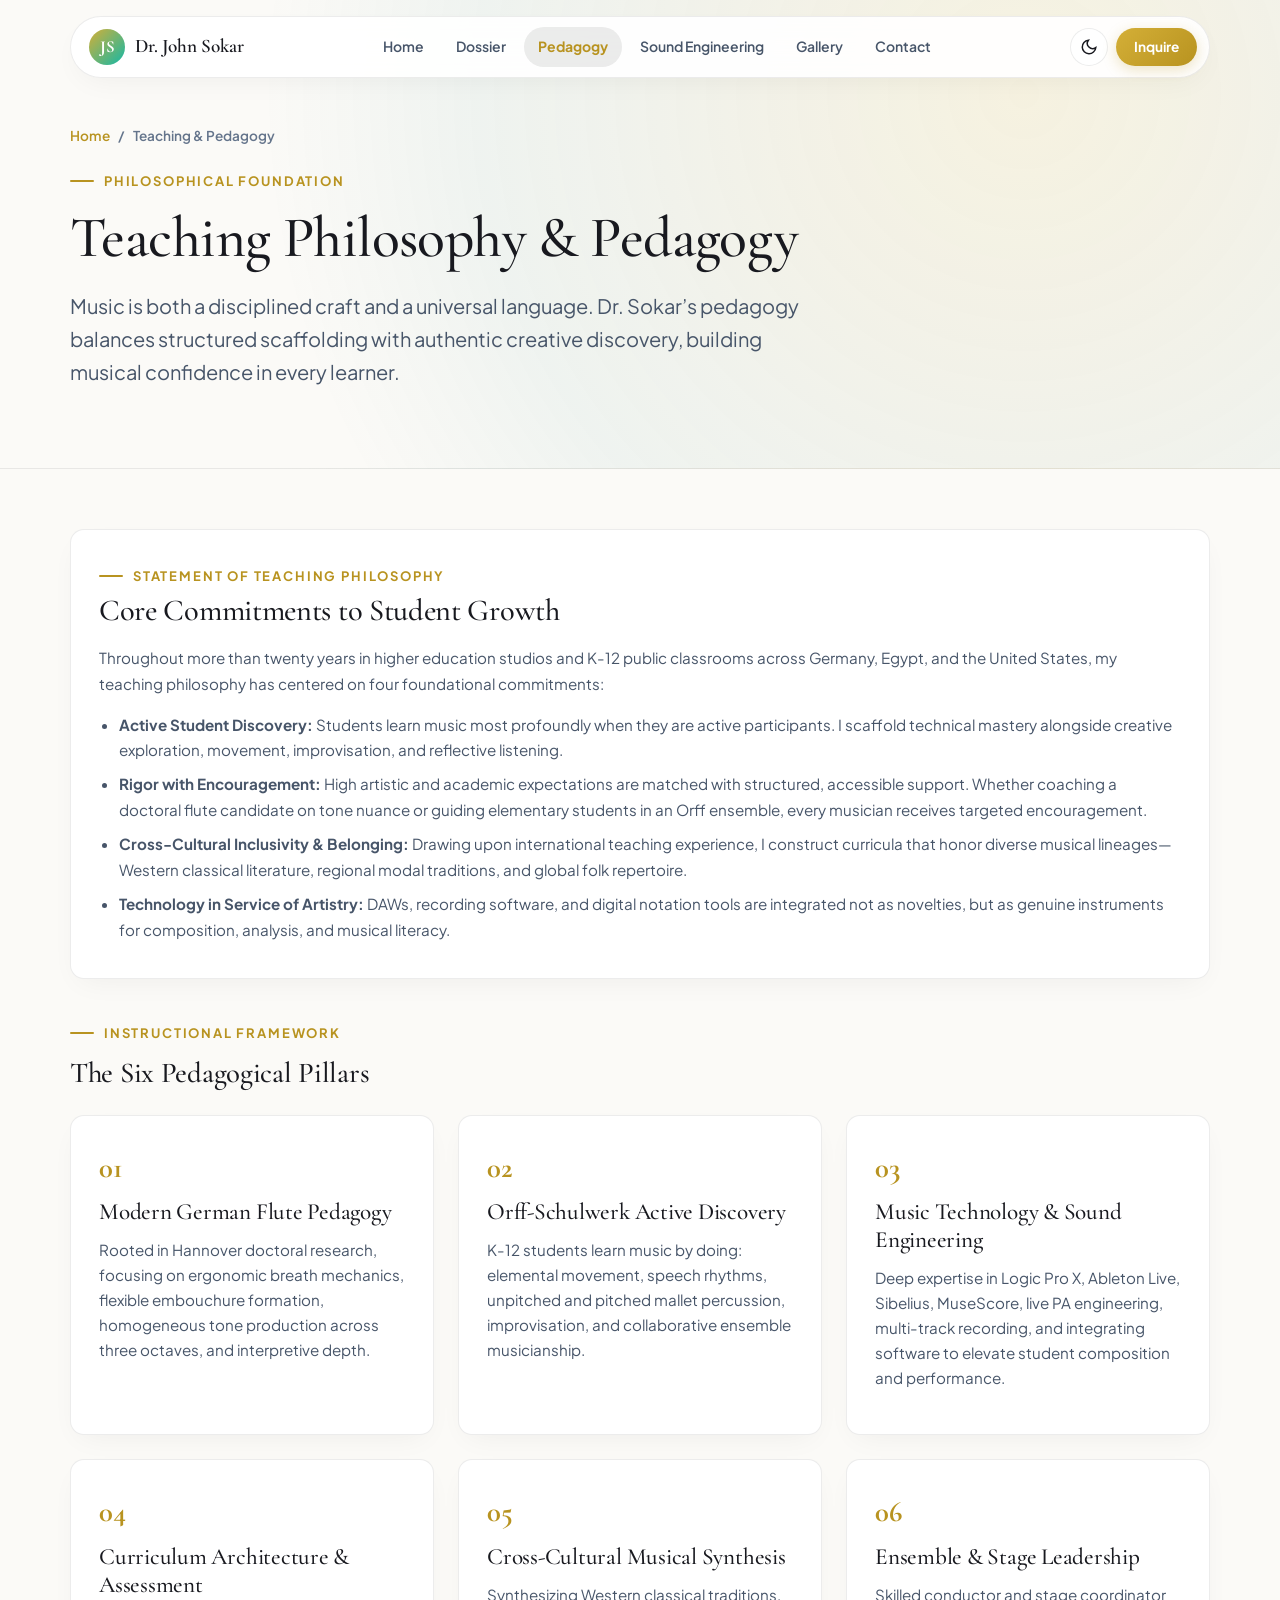
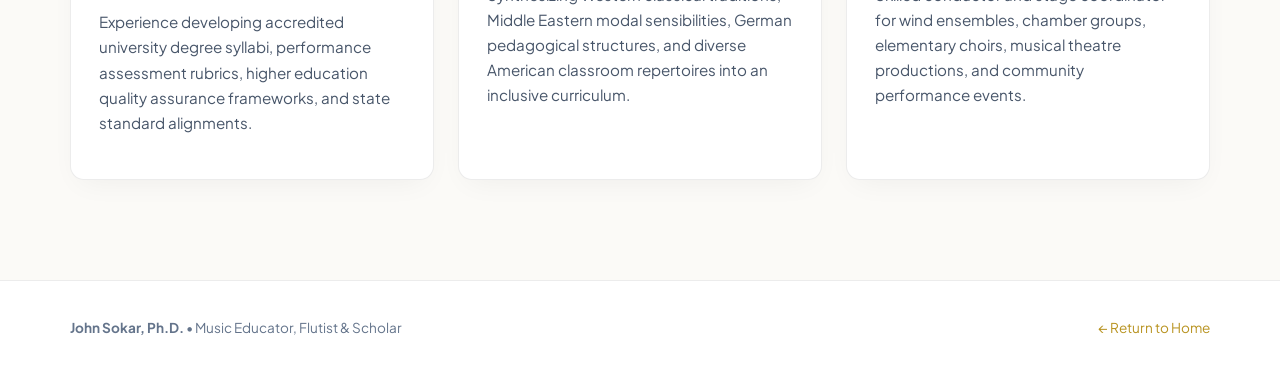
<file: pedagogy.html>
<!doctype html>
<html lang="en" data-theme="light">
<head>
  <meta charset="utf-8">
  <meta name="viewport" content="width=device-width, initial-scale=1">
  <meta name="description" content="Teaching Philosophy & Pedagogical Framework of Dr. John Sokar, Ph.D. - Orff-Schulwerk, German Flute Pedagogy, and Cross-Cultural Music Education.">
  <title>Teaching & Pedagogy | Dr. John Sokar, Ph.D.</title>

  <link rel="preconnect" href="https://fonts.googleapis.com">
  <link rel="preconnect" href="https://fonts.gstatic.com" crossorigin>
  <link href="https://fonts.googleapis.com/css2?family=Cormorant+Garamond:ital,wght@0,400;0,500;0,600;0,700;1,400;1,600&family=Plus+Jakarta+Sans:wght@300;400;500;600;700;800&display=swap" rel="stylesheet">
  <link rel="stylesheet" href="css/shared.css">
</head>
<body>
  <!-- FIXED NAVIGATION -->
  <header class="site-nav-wrapper">
    <nav class="site-nav" aria-label="Main Navigation">
      <a class="brand-link" href="index.html">
        <div class="brand-avatar">JS</div>
        <span class="brand-name">Dr. John Sokar</span>
      </a>

      <div class="nav-links">
        <a class="nav-link" href="index.html">Home</a>
        <a class="nav-link" href="dossier.html">Dossier</a>
        <a class="nav-link active" href="pedagogy.html">Pedagogy</a>
        <a class="nav-link" href="sound-engineering.html">Sound Engineering</a>
        <a class="nav-link" href="gallery.html">Gallery</a>
        <a class="nav-link" href="contact.html">Contact</a>
      </div>

      <div class="nav-actions">
        <button class="theme-toggle-btn" id="themeToggle" type="button" aria-label="Toggle Theme">
          <svg id="themeIcon" width="18" height="18" viewBox="0 0 24 24" fill="none" stroke="currentColor" stroke-width="2">
            <circle cx="12" cy="12" r="5"></circle>
            <line x1="12" y1="1" x2="12" y2="3"></line>
            <line x1="12" y1="21" x2="12" y2="23"></line>
          </svg>
        </button>
        <button class="mobile-menu-toggle" id="mobileMenuToggle" type="button" aria-label="Toggle Navigation Menu">
          <svg width="20" height="20" viewBox="0 0 24 24" fill="none" stroke="currentColor" stroke-width="2">
            <line x1="3" y1="6" x2="21" y2="6"></line>
            <line x1="3" y1="12" x2="21" y2="12"></line>
            <line x1="3" y1="18" x2="21" y2="18"></line>
          </svg>
        </button>
        <a class="btn-nav-cta" href="contact.html">Inquire</a>
      </div>
    </nav>
  </header>

  <!-- MOBILE NAVIGATION DRAWER -->
  <div class="mobile-nav-drawer" id="mobileNavDrawer">
    <a class="mobile-nav-link" href="index.html">Home</a>
    <a class="mobile-nav-link" href="dossier.html">Dossier</a>
    <a class="mobile-nav-link active" href="pedagogy.html">Pedagogy</a>
    <a class="mobile-nav-link" href="sound-engineering.html">Sound Engineering</a>
    <a class="mobile-nav-link" href="gallery.html">Gallery</a>
    <a class="mobile-nav-link" href="contact.html">Contact</a>
    <a class="mobile-nav-cta" href="contact.html">Inquire / Contact</a>
  </div>

  <!-- PAGE HEADER -->
  <section class="page-header-section">
    <div class="container">
      <div class="breadcrumb">
        <a href="index.html">Home</a> <span>/</span> <span>Teaching & Pedagogy</span>
      </div>
      <div class="section-eyebrow">Philosophical Foundation</div>
      <h1 class="page-title">Teaching Philosophy & Pedagogy</h1>
      <p class="page-subtitle">
        Music is both a disciplined craft and a universal language. Dr. Sokar’s pedagogy balances structured scaffolding with authentic creative discovery, building musical confidence in every learner.
      </p>
    </div>
  </section>

  <!-- MAIN CONTENT -->
  <main class="page-content-section">
    <div class="container">
      <!-- Teaching Philosophy Card -->
      <article class="clean-card" style="margin-bottom:36px;">
        <div class="section-eyebrow" style="margin-bottom:6px;">Statement of Teaching Philosophy</div>
        <h2 style="font-size:1.9rem; margin-bottom:16px;">Core Commitments to Student Growth</h2>
        <p>
          Throughout more than twenty years in higher education studios and K-12 public classrooms across Germany, Egypt, and the United States, my teaching philosophy has centered on four foundational commitments:
        </p>
        <ul>
          <li>
            <strong>Active Student Discovery:</strong> Students learn music most profoundly when they are active participants. I scaffold technical mastery alongside creative exploration, movement, improvisation, and reflective listening.
          </li>
          <li>
            <strong>Rigor with Encouragement:</strong> High artistic and academic expectations are matched with structured, accessible support. Whether coaching a doctoral flute candidate on tone nuance or guiding elementary students in an Orff ensemble, every musician receives targeted encouragement.
          </li>
          <li>
            <strong>Cross-Cultural Inclusivity & Belonging:</strong> Drawing upon international teaching experience, I construct curricula that honor diverse musical lineages—Western classical literature, regional modal traditions, and global folk repertoire.
          </li>
          <li>
            <strong>Technology in Service of Artistry:</strong> DAWs, recording software, and digital notation tools are integrated not as novelties, but as genuine instruments for composition, analysis, and musical literacy.
          </li>
        </ul>
      </article>

      <!-- 6 Pedagogical Pillars Grid -->
      <div class="section-eyebrow" style="margin-bottom:12px;">Instructional Framework</div>
      <h2 style="font-size:1.8rem; margin-bottom:24px;">The Six Pedagogical Pillars</h2>

      <div class="card-grid">
        <div class="clean-card">
          <div style="font-family:var(--font-serif); font-size:1.8rem; color:var(--accent-gold); font-weight:700; margin-bottom:8px;">01</div>
          <h3>Modern German Flute Pedagogy</h3>
          <p>Rooted in Hannover doctoral research, focusing on ergonomic breath mechanics, flexible embouchure formation, homogeneous tone production across three octaves, and interpretive depth.</p>
        </div>

        <div class="clean-card">
          <div style="font-family:var(--font-serif); font-size:1.8rem; color:var(--accent-gold); font-weight:700; margin-bottom:8px;">02</div>
          <h3>Orff-Schulwerk Active Discovery</h3>
          <p>K-12 students learn music by doing: elemental movement, speech rhythms, unpitched and pitched mallet percussion, improvisation, and collaborative ensemble musicianship.</p>
        </div>

        <div class="clean-card">
          <div style="font-family:var(--font-serif); font-size:1.8rem; color:var(--accent-gold); font-weight:700; margin-bottom:8px;">03</div>
          <h3>Music Technology & Sound Engineering</h3>
          <p>Deep expertise in Logic Pro X, Ableton Live, Sibelius, MuseScore, live PA engineering, multi-track recording, and integrating software to elevate student composition and performance.</p>
        </div>

        <div class="clean-card">
          <div style="font-family:var(--font-serif); font-size:1.8rem; color:var(--accent-gold); font-weight:700; margin-bottom:8px;">04</div>
          <h3>Curriculum Architecture & Assessment</h3>
          <p>Experience developing accredited university degree syllabi, performance assessment rubrics, higher education quality assurance frameworks, and state standard alignments.</p>
        </div>

        <div class="clean-card">
          <div style="font-family:var(--font-serif); font-size:1.8rem; color:var(--accent-gold); font-weight:700; margin-bottom:8px;">05</div>
          <h3>Cross-Cultural Musical Synthesis</h3>
          <p>Synthesizing Western classical traditions, Middle Eastern modal sensibilities, German pedagogical structures, and diverse American classroom repertoires into an inclusive curriculum.</p>
        </div>

        <div class="clean-card">
          <div style="font-family:var(--font-serif); font-size:1.8rem; color:var(--accent-gold); font-weight:700; margin-bottom:8px;">06</div>
          <h3>Ensemble & Stage Leadership</h3>
          <p>Skilled conductor and stage coordinator for wind ensembles, chamber groups, elementary choirs, musical theatre productions, and community performance events.</p>
        </div>
      </div>
    </div>
  </main>

  <!-- FOOTER -->
  <footer class="site-footer">
    <div class="container footer-inner">
      <div>
        <b>John Sokar, Ph.D.</b> • Music Educator, Flutist & Scholar
      </div>
      <div>
        <a href="index.html" style="color:var(--accent-gold);">← Return to Home</a>
      </div>
    </div>
  </footer>

  <script>
    const htmlEl = document.documentElement;
    const themeToggleBtn = document.getElementById("themeToggle");
    const themeIcon = document.getElementById("themeIcon");

    function setTheme(theme) {
      htmlEl.setAttribute("data-theme", theme);
      localStorage.setItem("js_theme", theme);
      if (theme === "light") {
        themeIcon.innerHTML = `<path d="M21 12.79A9 9 0 1 1 11.21 3 7 7 0 0 0 21 12.79z"></path>`;
      } else {
        themeIcon.innerHTML = `<circle cx="12" cy="12" r="5"></circle><line x1="12" y1="1" x2="12" y2="3"></line><line x1="12" y1="21" x2="12" y2="23"></line>`;
      }
    }

    const savedTheme = localStorage.getItem("js_theme") || "light";
    setTheme(savedTheme);

    themeToggleBtn.addEventListener("click", () => {
      const currentTheme = htmlEl.getAttribute("data-theme");
      setTheme(currentTheme === "dark" ? "light" : "dark");
    });

    const mobileMenuToggle = document.getElementById("mobileMenuToggle");
    const mobileNavDrawer = document.getElementById("mobileNavDrawer");
    if (mobileMenuToggle && mobileNavDrawer) {
      mobileMenuToggle.addEventListener("click", (e) => {
        e.stopPropagation();
        mobileNavDrawer.classList.toggle("open");
      });
      document.addEventListener("click", (e) => {
        if (!mobileNavDrawer.contains(e.target) && !mobileMenuToggle.contains(e.target)) {
          mobileNavDrawer.classList.remove("open");
        }
      });
    }
  </script>
</body>
</html>
</file>
<file: css/shared.css>
/* ==========================================================================
   DR. JOHN SOKAR PORTFOLIO - SHARED DESIGN SYSTEM
   ========================================================================== */

:root {
  --font-serif: "Cormorant Garamond", Georgia, serif;
  --font-sans: "Plus Jakarta Sans", system-ui, -apple-system, sans-serif;
  
  --gold-300: #f1df99;
  --gold-400: #d4af37;
  --gold-500: #b89320;
  --gold-600: #9e7b13;
  --teal-400: #2dd4bf;
  --teal-500: #0f766e;
  --teal-600: #0d5f58;
  
  --radius-sm: 8px;
  --radius-md: 14px;
  --radius-lg: 20px;
  --radius-full: 9999px;
  
  --transition-fast: 180ms cubic-bezier(0.4, 0, 0.2, 1);
  --transition-base: 280ms cubic-bezier(0.4, 0, 0.2, 1);
}

/* LIGHT THEME (DEFAULT) */
[data-theme="light"] {
  --bg-canvas: #fbfaf7;
  --bg-surface: #ffffff;
  --bg-card: #ffffff;
  --bg-card-hover: #ffffff;
  --bg-glass: rgba(255, 255, 255, 0.92);
  --border-subtle: rgba(18, 19, 24, 0.08);
  --border-focus: rgba(184, 147, 32, 0.45);
  --text-primary: #18191f;
  --text-secondary: #475569;
  --text-muted: #64748b;
  --accent-gold: #b89320;
  --accent-teal: #0f766e;
  --card-shadow: 0 10px 30px -10px rgba(18, 19, 24, 0.06);
  --card-shadow-hover: 0 16px 36px -8px rgba(184, 147, 32, 0.16);
  --hero-glow: radial-gradient(circle at 80% 20%, rgba(212, 175, 55, 0.12) 0%, rgba(15, 118, 110, 0.05) 50%, transparent 70%);
}

/* DARK THEME */
[data-theme="dark"] {
  --bg-canvas: #090a0d;
  --bg-surface: #12141a;
  --bg-card: rgba(20, 24, 32, 0.75);
  --bg-card-hover: rgba(28, 34, 46, 0.95);
  --bg-glass: rgba(14, 16, 22, 0.88);
  --border-subtle: rgba(255, 255, 255, 0.08);
  --border-focus: rgba(212, 175, 55, 0.45);
  --text-primary: #fcfbf9;
  --text-secondary: #cbd5e1;
  --text-muted: #94a3b8;
  --accent-gold: #e2c462;
  --accent-teal: #2dd4bf;
  --card-shadow: 0 14px 36px -10px rgba(0, 0, 0, 0.55);
  --card-shadow-hover: 0 20px 45px -10px rgba(212, 175, 55, 0.18);
  --hero-glow: radial-gradient(circle at 80% 20%, rgba(212, 175, 55, 0.12) 0%, rgba(20, 184, 166, 0.06) 45%, transparent 70%);
}

/* Base Reset */
*, *::before, *::after {
  box-sizing: border-box;
  margin: 0;
  padding: 0;
}

html {
  scroll-behavior: smooth;
  font-size: 16px;
}

body {
  font-family: var(--font-sans);
  background-color: var(--bg-canvas);
  color: var(--text-primary);
  line-height: 1.65;
  overflow-x: hidden;
  transition: background-color var(--transition-base), color var(--transition-base);
  -webkit-font-smoothing: antialiased;
}

a {
  color: inherit;
  text-decoration: none;
}

button {
  font: inherit;
  background: none;
  border: none;
  cursor: pointer;
  color: inherit;
}

img {
  max-width: 100%;
  height: auto;
  display: block;
}

.container {
  width: min(1140px, calc(100% - 40px));
  margin: 0 auto;
  position: relative;
  z-index: 2;
}

/* Typography */
h1, h2, h3, h4 {
  font-family: var(--font-serif);
  font-weight: 500;
  line-height: 1.2;
  letter-spacing: -0.01em;
}

.section-eyebrow {
  display: inline-flex;
  align-items: center;
  gap: 10px;
  font-size: 0.8125rem;
  font-weight: 700;
  text-transform: uppercase;
  letter-spacing: 0.14em;
  color: var(--accent-gold);
  margin-bottom: 0.75rem;
}

.section-eyebrow::before {
  content: "";
  width: 24px;
  height: 2px;
  background: currentColor;
  border-radius: var(--radius-full);
}

.page-title {
  font-size: clamp(2.2rem, 5vw, 3.6rem);
  margin-bottom: 1rem;
  color: var(--text-primary);
}

.page-subtitle {
  font-size: clamp(1rem, 1.6vw, 1.25rem);
  color: var(--text-secondary);
  max-width: 740px;
  line-height: 1.65;
  margin-bottom: 2.5rem;
}

/* Navigation Header */
.site-nav-wrapper {
  position: fixed;
  top: 16px;
  left: 0;
  right: 0;
  z-index: 100;
  display: flex;
  justify-content: center;
  padding: 0 16px;
}

.site-nav {
  display: flex;
  align-items: center;
  justify-content: space-between;
  gap: 16px;
  width: min(1140px, 100%);
  height: 62px;
  padding: 0 12px 0 18px;
  background: var(--bg-glass);
  backdrop-filter: blur(20px);
  -webkit-backdrop-filter: blur(20px);
  border: 1px solid var(--border-subtle);
  border-radius: var(--radius-full);
  box-shadow: var(--card-shadow);
  transition: all var(--transition-base);
}

.brand-link {
  display: flex;
  align-items: center;
  gap: 10px;
  flex-shrink: 0;
}

.brand-avatar {
  width: 36px;
  height: 36px;
  border-radius: 50%;
  background: linear-gradient(135deg, #d4af37, #14b8a6);
  display: grid;
  place-items: center;
  color: #ffffff;
  font-family: var(--font-serif);
  font-weight: 700;
  font-size: 1.05rem;
  flex-shrink: 0;
}

.brand-name {
  font-family: var(--font-serif);
  font-size: 1.2rem;
  font-weight: 600;
  color: var(--text-primary);
  white-space: nowrap;
}

.nav-links {
  display: flex;
  align-items: center;
  gap: 4px;
}

.nav-link {
  padding: 8px 14px;
  font-size: 0.875rem;
  font-weight: 600;
  color: var(--text-secondary);
  border-radius: var(--radius-full);
  transition: color var(--transition-fast), background var(--transition-fast);
  white-space: nowrap;
}

.nav-link:hover {
  color: var(--text-primary);
  background: var(--border-subtle);
}

.nav-link.active {
  color: var(--accent-gold);
  background: var(--border-subtle);
  font-weight: 700;
}

.nav-actions {
  display: flex;
  align-items: center;
  gap: 8px;
  flex-shrink: 0;
}

.theme-toggle-btn {
  width: 38px;
  height: 38px;
  border-radius: 50%;
  display: grid;
  place-items: center;
  border: 1px solid var(--border-subtle);
  background: var(--bg-card);
  color: var(--text-primary);
  transition: transform var(--transition-fast);
  flex-shrink: 0;
}

.theme-toggle-btn:hover {
  transform: rotate(18deg) scale(1.05);
}

.btn-nav-cta {
  display: inline-flex;
  align-items: center;
  gap: 6px;
  padding: 8px 18px;
  border-radius: var(--radius-full);
  background: linear-gradient(135deg, #d4af37, #b89320);
  color: #ffffff;
  font-size: 0.85rem;
  font-weight: 700;
  box-shadow: 0 4px 14px rgba(184, 147, 32, 0.25);
  transition: transform var(--transition-fast);
  white-space: nowrap;
}

[data-theme="dark"] .btn-nav-cta {
  color: #090a0d;
}

.btn-nav-cta:hover {
  transform: translateY(-2px);
}

/* Mobile Hamburger Button */
.mobile-menu-toggle {
  display: none;
  width: 38px;
  height: 38px;
  border-radius: 50%;
  place-items: center;
  border: 1px solid var(--border-subtle);
  background: var(--bg-card);
  color: var(--text-primary);
  cursor: pointer;
  transition: transform var(--transition-fast), background var(--transition-fast);
  flex-shrink: 0;
}

.mobile-menu-toggle:hover {
  border-color: var(--border-focus);
}

/* Mobile Nav Drawer (Hidden completely on desktop) */
.mobile-nav-drawer {
  display: none !important;
}

/* Page Shell for Subpages */
.page-header-section {
  padding: 125px 0 40px;
  background: var(--hero-glow);
  border-bottom: 1px solid var(--border-subtle);
}

.page-content-section {
  padding: 60px 0 100px;
}

/* Clean Cards System */
.card-grid {
  display: grid;
  grid-template-columns: repeat(auto-fit, minmax(320px, 1fr));
  gap: 24px;
}

.clean-card {
  background: var(--bg-card);
  border: 1px solid var(--border-subtle);
  border-radius: var(--radius-md);
  padding: 28px;
  box-shadow: var(--card-shadow);
  transition: transform var(--transition-fast), border-color var(--transition-fast), box-shadow var(--transition-fast);
}

.clean-card:hover {
  transform: translateY(-4px);
  border-color: var(--border-focus);
  box-shadow: var(--card-shadow-hover);
}

.clean-card h3 {
  font-size: 1.45rem;
  color: var(--text-primary);
  margin-bottom: 10px;
}

.clean-card p {
  color: var(--text-secondary);
  font-size: 0.95rem;
  line-height: 1.65;
  margin-bottom: 16px;
}

.clean-card ul {
  margin-left: 20px;
  color: var(--text-secondary);
  font-size: 0.95rem;
  line-height: 1.7;
}

.clean-card li {
  margin-bottom: 8px;
}

/* Breadcrumb Bar */
.breadcrumb {
  display: flex;
  align-items: center;
  gap: 8px;
  font-size: 0.85rem;
  font-weight: 600;
  color: var(--text-muted);
  margin-bottom: 16px;
}

.breadcrumb a {
  color: var(--accent-gold);
}

.breadcrumb a:hover {
  text-decoration: underline;
}

/* Footer */
.site-footer {
  padding: 36px 0;
  border-top: 1px solid var(--border-subtle);
  font-size: 0.85rem;
  color: var(--text-muted);
  background: var(--bg-surface);
}

.footer-inner {
  display: flex;
  justify-content: space-between;
  align-items: center;
  flex-wrap: wrap;
  gap: 16px;
}

/* Mobile Responsiveness Improvements */
@media (max-width: 860px) {
  .nav-links {
    display: none !important;
  }
  .mobile-menu-toggle {
    display: grid !important;
  }
  .btn-nav-cta {
    display: none !important;
  }
  .site-nav {
    height: 56px;
    padding: 0 12px 0 14px;
  }
  .brand-name {
    font-size: 1.05rem;
  }
  .page-header-section {
    padding: 95px 0 28px;
  }
  .page-content-section {
    padding: 36px 0 60px;
  }
  .container {
    width: min(1140px, calc(100% - 28px));
  }
  .clean-card {
    padding: 22px 18px;
  }
  .footer-inner {
    flex-direction: column;
    text-align: center;
  }

  /* Mobile Nav Drawer when active on mobile screens */
  .mobile-nav-drawer {
    display: none !important;
    position: fixed;
    top: 76px;
    left: 14px;
    right: 14px;
    background: var(--bg-surface);
    border: 1px solid var(--border-subtle);
    border-radius: var(--radius-lg);
    padding: 16px;
    box-shadow: 0 18px 45px rgba(0, 0, 0, 0.2);
    backdrop-filter: blur(24px);
    -webkit-backdrop-filter: blur(24px);
    z-index: 1000;
    flex-direction: column;
    gap: 6px;
  }

  .mobile-nav-drawer.open {
    display: flex !important;
    animation: fadeInSlide 200ms ease forwards;
  }

  .mobile-nav-link {
    display: flex;
    align-items: center;
    justify-content: space-between;
    padding: 11px 16px;
    font-size: 1rem;
    font-weight: 600;
    color: var(--text-secondary);
    border-radius: var(--radius-md);
    border: 1px solid transparent;
    transition: all var(--transition-fast);
  }

  .mobile-nav-link:hover, .mobile-nav-link.active {
    color: var(--text-primary);
    background: var(--bg-canvas);
    border-color: var(--border-subtle);
  }

  .mobile-nav-link.active {
    color: var(--accent-gold);
    border-color: var(--border-focus);
    font-weight: 700;
  }

  .mobile-nav-cta {
    margin-top: 8px;
    padding: 12px;
    text-align: center;
    border-radius: var(--radius-md);
    background: linear-gradient(135deg, #d4af37, #b89320);
    color: #ffffff;
    font-weight: 700;
    font-size: 0.95rem;
  }

  [data-theme="dark"] .mobile-nav-cta {
    color: #090a0d;
  }
}

@keyframes fadeInSlide {
  from {
    opacity: 0;
    transform: translateY(-8px);
  }
  to {
    opacity: 1;
    transform: translateY(0);
  }
}

@media (max-width: 480px) {
  .site-nav-wrapper {
    top: 10px;
    padding: 0 10px;
  }
  .site-nav {
    height: 52px;
    padding: 0 10px 0 12px;
  }
  .brand-avatar {
    width: 32px;
    height: 32px;
    font-size: 0.95rem;
  }
  .brand-name {
    font-size: 0.98rem;
  }
  .card-grid {
    grid-template-columns: 1fr;
    gap: 16px;
  }
}
</file>
